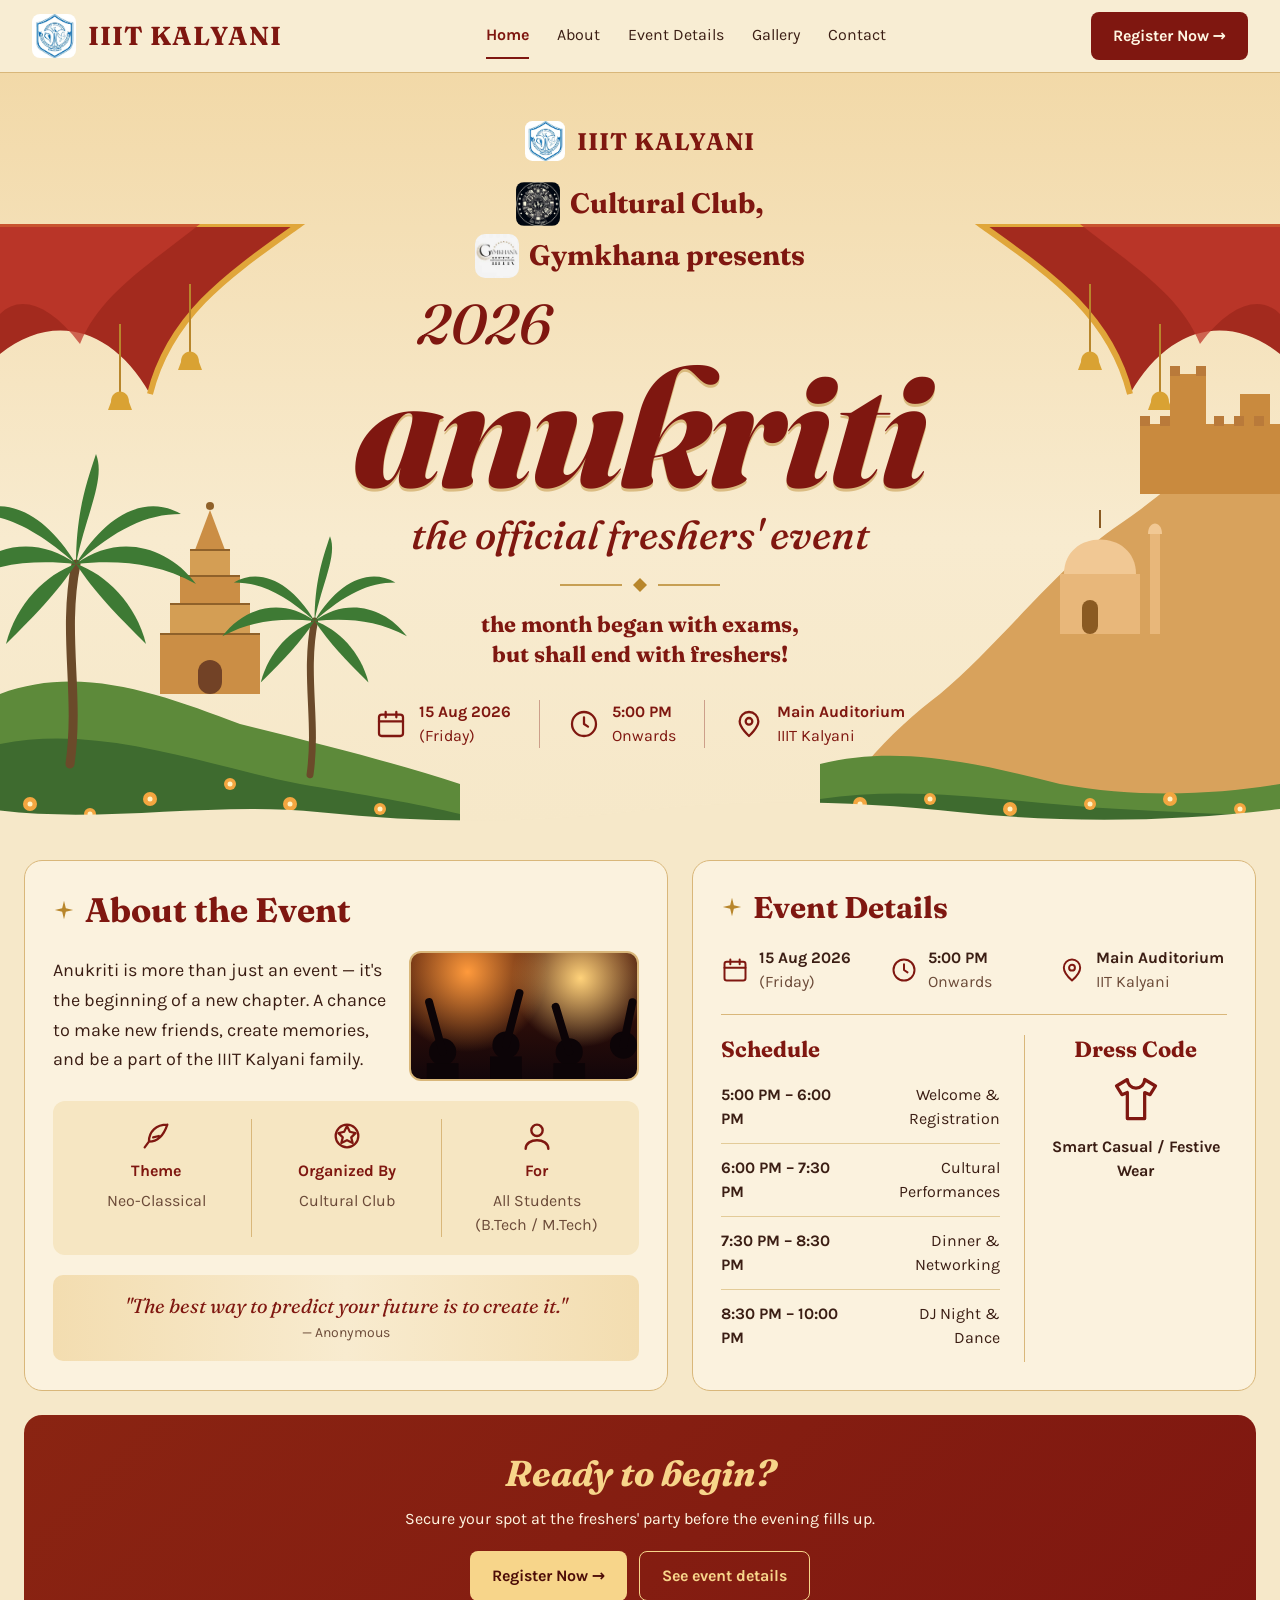
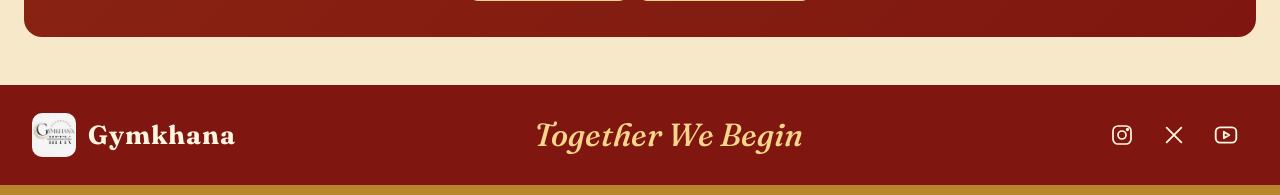
<file: Anukriti/Frontend/frontend/frontend/index.html>
<!doctype html>
<html lang="en">
<head>
<meta charset="utf-8">
<meta name="viewport" content="width=device-width, initial-scale=1">
<title>Anukriti 2026 – Freshers' Event | Gymkhana, IIT Kalyani</title>
<meta name="description" content="Anukriti 2026, the official freshers' event presented by the Cultural Club, Gymkhana, IIT Kalyani.">
<link rel="preconnect" href="https://fonts.googleapis.com">
<link rel="preconnect" href="https://fonts.gstatic.com" crossorigin>
<link rel="stylesheet" href="https://fonts.googleapis.com/css2?family=Fraunces:ital,opsz,wght@0,9..144,500;0,9..144,700;1,9..144,500;1,9..144,700;1,9..144,800&family=Karla:wght@400;500;700&display=swap">
<link rel="stylesheet" href="css/styles.css">
</head>
<body>

<!-- SVG sprite: icons reused across the page -->
<svg width="0" height="0" style="position:absolute" aria-hidden="true">
  <defs>
    <symbol id="i-star" viewBox="0 0 24 24"><path d="M12 2 L14 10 L22 12 L14 14 L12 22 L10 14 L2 12 L10 10Z" fill="currentColor"/></symbol>
<symbol id="i-logo" viewBox="0 0 44 44"><defs><clipPath id="logo-rounded"><rect x="0" y="0" width="44" height="44" rx="10" ry="10"/></clipPath></defs><image href="images/gymkhana-iiit-kalyani-5bc5a764.webp" x="0" y="0" width="44" height="44" preserveAspectRatio="xMidYMid meet" clip-path="url(#logo-rounded)"/></symbol>    <symbol id="i-cal" viewBox="0 0 24 24"><g fill="none" stroke="currentColor" stroke-width="1.7" stroke-linecap="round" stroke-linejoin="round"><rect x="3" y="5" width="18" height="16" rx="2"/><path d="M3 10h18M8 3v4M16 3v4"/></g></symbol>
    <symbol id="i-clock" viewBox="0 0 24 24"><g fill="none" stroke="currentColor" stroke-width="1.7" stroke-linecap="round" stroke-linejoin="round"><circle cx="12" cy="12" r="9"/><path d="M12 7v5l3 2"/></g></symbol>
    <symbol id="i-logo-3" viewBox="0 0 44 44"><defs><clipPath id="logo-rounded-2"><rect x="0" y="0" width="44" height="44" rx="8" ry="8"/></clipPath></defs><image href="images/loogfds.webp" x="0" y="0" width="44" height="44" preserveAspectRatio="xMidYMid meet" clip-path="url(#logo-rounded-2)"/></symbol>
    <symbol id="i-logo-2" viewBox="0 0 44 44"><defs><clipPath id="logo-rounded-2"><rect x="0" y="0" width="44" height="44" rx="8" ry="8"/></clipPath></defs><image href="images/Screenshot%202026-10-15%20164210.png" x="0" y="0" width="44" height="44" preserveAspectRatio="xMidYMid meet" clip-path="url(#logo-rounded-2)"/></symbol>
    <symbol id="i-pin" viewBox="0 0 24 24"><g fill="none" stroke="currentColor" stroke-width="1.7" stroke-linecap="round" stroke-linejoin="round"><path d="M12 21s-7-6.2-7-11a7 7 0 0114 0c0 4.8-7 11-7 11z"/><circle cx="12" cy="10" r="2.5"/></g></symbol>
    <symbol id="i-user" viewBox="0 0 24 24"><g fill="none" stroke="currentColor" stroke-width="1.7" stroke-linecap="round" stroke-linejoin="round"><circle cx="12" cy="8" r="4"/><path d="M4 21c0-4 4-6 8-6s8 2 8 6"/></g></symbol>
    <symbol id="i-id" viewBox="0 0 24 24"><g fill="none" stroke="currentColor" stroke-width="1.7" stroke-linecap="round" stroke-linejoin="round"><rect x="3" y="5" width="18" height="14" rx="2"/><circle cx="9" cy="11" r="2"/><path d="M14 10h4M14 14h4M6 16c.5-2 5.5-2 6 0"/></g></symbol>
    <symbol id="i-mail" viewBox="0 0 24 24"><g fill="none" stroke="currentColor" stroke-width="1.7" stroke-linecap="round" stroke-linejoin="round"><rect x="3" y="5" width="18" height="14" rx="2"/><path d="M3 7l9 6 9-6"/></g></symbol>
    <symbol id="i-phone" viewBox="0 0 24 24"><g fill="none" stroke="currentColor" stroke-width="1.7" stroke-linecap="round" stroke-linejoin="round"><path d="M5 4h4l2 5-2.5 1.5a11 11 0 005 5L15 13l5 2v4a2 2 0 01-2 2A16 16 0 013 6a2 2 0 012-2z"/></g></symbol>
    <symbol id="i-insta" viewBox="0 0 24 24"><g fill="none" stroke="currentColor" stroke-width="1.7" stroke-linecap="round" stroke-linejoin="round"><rect x="3" y="3" width="18" height="18" rx="5"/><circle cx="12" cy="12" r="4"/><circle cx="17.5" cy="6.5" r=".8"/></g></symbol>
    <symbol id="i-x" viewBox="0 0 24 24"><g fill="none" stroke="currentColor" stroke-width="2" stroke-linecap="round"><path d="M4 4l16 16M20 4L4 20"/></g></symbol>
    <symbol id="i-yt" viewBox="0 0 24 24"><g fill="none" stroke="currentColor" stroke-width="1.7" stroke-linecap="round" stroke-linejoin="round"><rect x="2.5" y="5" width="19" height="14" rx="4"/><path d="M10 9l5 3-5 3z"/></g></symbol>
    <symbol id="i-quill" viewBox="0 0 24 24"><g fill="none" stroke="currentColor" stroke-width="1.6" stroke-linecap="round" stroke-linejoin="round"><path d="M20 4c-8 0-13 5-13 12l-3 4M7 16c5 0 10-3 13-12M10 13l4-1"/></g></symbol>
    <symbol id="i-badge" viewBox="0 0 24 24"><g fill="none" stroke="currentColor" stroke-width="1.6" stroke-linecap="round" stroke-linejoin="round"><circle cx="12" cy="12" r="8"/><path d="M12 5l2 4 4 1-3 3 1 4-4-2-4 2 1-4-3-3 4-1z"/></g></symbol>
    <symbol id="i-shirt" viewBox="0 0 24 24"><g fill="none" stroke="currentColor" stroke-width="1.5" stroke-linecap="round" stroke-linejoin="round"><path d="M8 3l-5 3 2.5 4L8 9v12h8V9l2.5 1L21 6l-5-3a4 4 0 01-8 0z"/></g></symbol>
    <!-- crowd silhouette, used in photo tiles -->
    <symbol id="crowd" viewBox="0 0 100 70">
      <g fill="currentColor"><circle cx="14" cy="58" r="6"/><rect x="7" y="63" width="14" height="10"/><circle cx="42" cy="55" r="6"/><rect x="35" y="60" width="14" height="14"/><circle cx="70" cy="58" r="6"/><rect x="63" y="63" width="14" height="10"/><circle cx="94" cy="55" r="6"/></g>
      <g stroke="currentColor" stroke-width="3.5" stroke-linecap="round" fill="none"><path d="M14 58 L8 36"/><path d="M42 55 L48 32"/><path d="M70 58 L64 38"/><path d="M94 55 L98 36"/></g>
    </symbol>
    <!-- palm tree -->
    <symbol id="palm" viewBox="-130 -220 260 230" overflow="visible">
      <path d="M0 0 C10 -70 -8 -130 6 -200" stroke="#6b4a2a" stroke-width="9" fill="none" stroke-linecap="round"/>
      <g transform="translate(6 -200)" fill="#3e7a34">
        <path d="M0 0 C40 -30 90 -20 120 20 C80 -2 40 -4 0 0Z"/><path d="M0 0 C-40 -30 -90 -20 -120 20 C-80 -2 -40 -4 0 0Z"/>
        <path d="M0 0 C30 -50 70 -70 105 -50 C70 -50 40 -35 0 0Z"/><path d="M0 0 C-30 -50 -70 -70 -105 -50 C-70 -50 -40 -35 0 0Z"/>
        <path d="M0 0 C10 -50 30 -85 20 -110 C10 -80 0 -50 0 0Z"/>
        <path d="M0 0 C30 10 60 40 70 80 C40 50 20 30 0 0Z"/><path d="M0 0 C-30 10 -60 40 -70 80 C-40 50 -20 30 0 0Z"/>
      </g>
    </symbol>
  </defs>
</svg>

<a class="skip" href="#main">Skip to content</a>

<header class="nav">
  <a class="brand" href="index.html">
    <svg width="44" height="44" aria-hidden="true">
    <use href="#i-logo-3"/>
</svg>
    <span>IIIT KALYANI</span>
  </a>
  <nav class="nav__links" aria-label="Main">
    <a href="index.html" class="is-active" aria-current="page">Home</a>
    <a href="about.html">About</a>
    <a href="event-details.html">Event Details</a>
    <a href="gallery.html">Gallery</a>
    <a href="contact.html">Contact</a>
  </nav>
  <a class="btn btn--primary" href="register.html">Register Now →</a>
</header>

<main id="main">
<section id="home" class="hero">
  <!-- left scenery -->
  <svg class="scene scene--left" viewBox="0 0 460 600" aria-hidden="true">
    <path d="M0 0 H300 C230 50 170 90 150 170 C110 100 50 90 0 130Z" fill="#a32a1e"/>
    <path d="M0 0 H300 C230 50 170 90 150 170" fill="none" stroke="#e0a63a" stroke-width="6"/>
    <path d="M0 0 H200 C150 40 100 70 80 120 C50 80 20 70 0 90Z" fill="#c0392b" opacity=".75"/>
    <line x1="190" y1="60" x2="190" y2="128" stroke="#b8862b" stroke-width="2"/>
    <path d="M181 138 C181 124 199 124 199 138 L202 146 H178Z" fill="#d9a233"/>
    <line x1="120" y1="100" x2="120" y2="168" stroke="#b8862b" stroke-width="2"/>
    <path d="M111 178 C111 164 129 164 129 178 L132 186 H108Z" fill="#d9a233"/>
    <g opacity=".95">
      <rect x="160" y="410" width="100" height="60" fill="#c98a3e"/><rect x="170" y="380" width="80" height="30" fill="#d39a4e"/>
      <rect x="180" y="352" width="60" height="28" fill="#c98a3e"/><rect x="190" y="326" width="40" height="26" fill="#d39a4e"/>
      <path d="M195 326 L210 286 L225 326Z" fill="#c98a3e"/><circle cx="210" cy="282" r="4" fill="#8a5a22"/>
      <rect x="198" y="436" width="24" height="34" rx="12" fill="#6b3a1e"/>
      <path d="M160 410H260M170 380H250M180 352H240M190 326H230" stroke="#8a5a22" stroke-width="2"/>
    </g>
    <path d="M0 600 V470 C80 440 160 470 240 500 C320 520 400 540 460 560 V600Z" fill="#5d8a3a"/>
    <path d="M0 600 V520 C100 500 200 540 300 560 C360 570 420 580 460 590 V600Z" fill="#3e6b2f"/>
    <use href="#palm" x="-60" y="320" width="260" height="230" style="transform-box:fill-box"/>
    <use href="#palm" x="210" y="380" width="200" height="180"/>
    <g fill="#f4a640"><circle cx="30" cy="580" r="7"/><circle cx="90" cy="590" r="6"/><circle cx="150" cy="575" r="7"/><circle cx="230" cy="560" r="6"/><circle cx="290" cy="580" r="7"/><circle cx="380" cy="585" r="6"/></g>
    <g fill="#fff3c4"><circle cx="30" cy="580" r="2.5"/><circle cx="90" cy="590" r="2.5"/><circle cx="150" cy="575" r="2.5"/><circle cx="230" cy="560" r="2.5"/><circle cx="290" cy="580" r="2.5"/><circle cx="380" cy="585" r="2.5"/></g>
  </svg>

  <!-- right scenery -->
  <svg class="scene scene--right" viewBox="0 0 460 600" aria-hidden="true">
    <path d="M460 0 H160 C230 50 290 90 310 170 C350 100 410 90 460 130Z" fill="#a32a1e"/>
    <path d="M460 0 H160 C230 50 290 90 310 170" fill="none" stroke="#e0a63a" stroke-width="6"/>
    <path d="M460 0 H260 C310 40 360 70 380 120 C410 80 440 70 460 90Z" fill="#c0392b" opacity=".75"/>
    <line x1="270" y1="60" x2="270" y2="128" stroke="#b8862b" stroke-width="2"/>
    <path d="M261 138 C261 124 279 124 279 138 L282 146 H258Z" fill="#d9a233"/>
    <line x1="340" y1="100" x2="340" y2="168" stroke="#b8862b" stroke-width="2"/>
    <path d="M331 178 C331 164 349 164 349 178 L352 186 H328Z" fill="#d9a233"/>
    <path d="M460 200 C400 210 360 260 300 300 C240 340 180 420 120 470 C80 500 40 540 0 600 H460Z" fill="#d8a25c"/>
    <g fill="#c98a3e"><rect x="320" y="200" width="140" height="70"/><rect x="350" y="150" width="36" height="60"/><rect x="420" y="170" width="30" height="40"/></g>
    <g fill="#b97a3a"><rect x="320" y="192" width="10" height="10"/><rect x="340" y="192" width="10" height="10"/><rect x="394" y="192" width="10" height="10"/><rect x="414" y="192" width="10" height="10"/><rect x="434" y="192" width="10" height="10"/><rect x="350" y="142" width="10" height="10"/><rect x="376" y="142" width="10" height="10"/></g>
    <rect x="240" y="350" width="80" height="60" fill="#e8b77a"/>
    <path d="M244 350 C244 304 316 304 316 350Z" fill="#f1c894"/>
    <line x1="280" y1="304" x2="280" y2="286" stroke="#8a5a22" stroke-width="2"/>
    <rect x="330" y="310" width="10" height="100" fill="#e8b77a"/>
    <path d="M328 310 C328 296 342 296 342 310Z" fill="#f1c894"/>
    <rect x="262" y="376" width="16" height="34" rx="8" fill="#8a5a22"/>
    <path d="M0 600 V540 C80 520 160 540 240 560 C320 575 400 570 460 560 V600Z" fill="#5d8a3a"/>
    <path d="M0 600 V575 C100 560 200 580 300 585 C360 588 420 592 460 590 V600Z" fill="#3e6b2f"/>
    <g fill="#f4a640"><circle cx="40" cy="580" r="7"/><circle cx="110" cy="575" r="6"/><circle cx="190" cy="585" r="7"/><circle cx="270" cy="580" r="6"/><circle cx="350" cy="575" r="7"/><circle cx="420" cy="585" r="6"/></g>
    <g fill="#fff3c4"><circle cx="40" cy="580" r="2.5"/><circle cx="110" cy="575" r="2.5"/><circle cx="190" cy="585" r="2.5"/><circle cx="270" cy="580" r="2.5"/><circle cx="350" cy="575" r="2.5"/><circle cx="420" cy="585" r="2.5"/></g>
  </svg>

  <div class="hero__inner">
    <div class="brand brand--center">
      <svg width="40" height="40" aria-hidden="true"><use href="#i-logo-3"/></svg>
      <span>IIIT KALYANI</span>
    </div>
  <div class="hero__presents">
  <div class="hero__club">
    <svg aria-hidden="true"><use href="#i-logo-2"/></svg>
    <span>Cultural Club,</span>
  </div>

  <div class="hero__gymkhana-row">
    <svg aria-hidden="true"><use href="#i-logo"/></svg>
    <span class="hero__gymkhana">Gymkhana presents</span>
  </div>
</div>
    <div class="hero__year">2026</div>
    <h1 class="hero__title">anukriti</h1>
    <p class="hero__sub">the official freshers' event</p>
    <svg class="divider" width="160" height="16" viewBox="0 0 160 16" aria-hidden="true"><path d="M0 8H62M98 8H160" stroke="#B8862B" stroke-width="1.5"/><path d="M80 1l7 7-7 7-7-7z" fill="#B8862B"/></svg>
    <p class="hero__tag">the month began with exams,<br>but shall end with freshers!</p>

    <ul class="facts">
      <li><svg width="32" height="32" aria-hidden="true"><use href="#i-cal"/></svg><div><b>15 Aug 2026</b><span>(Friday)</span></div></li>
      <li><svg width="32" height="32" aria-hidden="true"><use href="#i-clock"/></svg><div><b>5:00 PM</b><span>Onwards</span></div></li>
      <li><svg width="32" height="32" aria-hidden="true"><use href="#i-pin"/></svg><div><b>Main Auditorium</b><span>IIIT Kalyani</span></div></li>
    </ul>
  </div>
  <svg class="hero__edge" viewBox="0 0 1440 30" preserveAspectRatio="none" aria-hidden="true"><path d="M0 12 C120 28 240 0 360 14 S600 28 720 12 S960 0 1080 14 S1320 26 1440 10 V30 H0Z" fill="#F6E8C9"/></svg>
</section>

<section class="row row--top">
  <article id="about" class="card">
    <h2 class="card__title"><svg width="22" height="22" aria-hidden="true"><use href="#i-star"/></svg>About the Event</h2>
    <div class="about__top">
      <p class="about__text">Anukriti is more than just an event — it's the beginning of a new chapter. A chance to make new friends, create memories, and be a part of the IIIT Kalyani family.</p>
      <!-- Replace this placeholder with a real photo: <img src="img/about.jpg" alt="..."> -->
      <div class="about__photo" role="img" aria-label="Crowd cheering at a past freshers' party (placeholder)">
        <svg viewBox="0 0 100 70" preserveAspectRatio="xMidYMax slice" aria-hidden="true"><use href="#crowd" style="color:#0c0407"/></svg>
      </div>
    </div>

    <ul class="pillars">
      <li><svg width="34" height="34" aria-hidden="true"><use href="#i-quill"/></svg><b>Theme</b><span>Neo-Classical</span></li>
      <li><svg width="34" height="34" aria-hidden="true"><use href="#i-badge"/></svg><b>Organized By</b><span>Cultural Club</span></li>
      <li><svg width="34" height="34" aria-hidden="true"><use href="#i-user"/></svg><b>For</b><span>All Students <br>(B.Tech / M.Tech)</span></li>
    </ul>

    <blockquote class="quote">
      <p>"The best way to predict your future is to create it."</p>
      <footer>— Anonymous</footer>
    </blockquote>
  </article>

  <article id="details" class="card">
    <h2 class="card__title card__title--md"><svg width="22" height="22" aria-hidden="true"><use href="#i-star"/></svg>Event Details</h2>
    <ul class="facts facts--card">
      <li><svg width="28" height="28" aria-hidden="true"><use href="#i-cal"/></svg><div><b>15 Aug 2026</b><span>(Friday)</span></div></li>
      <li><svg width="28" height="28" aria-hidden="true"><use href="#i-clock"/></svg><div><b>5:00 PM</b><span>Onwards</span></div></li>
      <li><svg width="28" height="28" aria-hidden="true"><use href="#i-pin"/></svg><div><b>Main Auditorium</b><span>IIT Kalyani</span></div></li>
    </ul>

    <div class="details__cols">
      <div class="schedule">
        <h3>Schedule</h3>
        <dl>
          <div><dt>5:00 PM – 6:00 PM</dt><dd>Welcome &amp; Registration</dd></div>
          <div><dt>6:00 PM – 7:30 PM</dt><dd>Cultural Performances</dd></div>
          <div><dt>7:30 PM – 8:30 PM</dt><dd>Dinner &amp; Networking</dd></div>
          <div><dt>8:30 PM – 10:00 PM</dt><dd>DJ Night &amp; Dance</dd></div>
        </dl>
      </div>
      <div class="dress">
        <h3>Dress Code</h3>
        <svg width="52" height="52" aria-hidden="true"><use href="#i-shirt"/></svg>
        <b>Smart Casual / Festive Wear</b>
        <small></small>
      </div>
    </div>
  </article>
</section>

<section class="row row--bottom">
  <div class="cta">
    <h2>Ready to begin?</h2>
    <p>Secure your spot at the freshers' party before the evening fills up.</p>
    <div class="cta__btns">
      <a class="btn btn--primary" href="register.html">Register Now →</a>
      <a class="btn btn--ghost" href="event-details.html">See event details</a>
    </div>
  </div>
</section>
</main>

<footer class="footer">
  <div class="brand brand--light">
    <svg width="44" height="44" aria-hidden="true"><use href="#i-logo"/></svg>
    <span>Gymkhana</span>
  </div>
  <div class="footer__tag">Together We Begin</div>
  <div class="social">
    <a href="https://www.instagram.com/iitkalyani_freshers" aria-label="Instagram"><svg width="24" height="24" aria-hidden="true"><use href="#i-insta"/></svg></a>
    <a href="#home" aria-label="X"><svg width="22" height="22" aria-hidden="true"><use href="#i-x"/></svg></a>
    <a href="#home" aria-label="YouTube"><svg width="26" height="26" aria-hidden="true"><use href="#i-yt"/></svg></a>
  </div>
</footer>

<script src="js/main.js"></script>
</body>
</html>
</file>
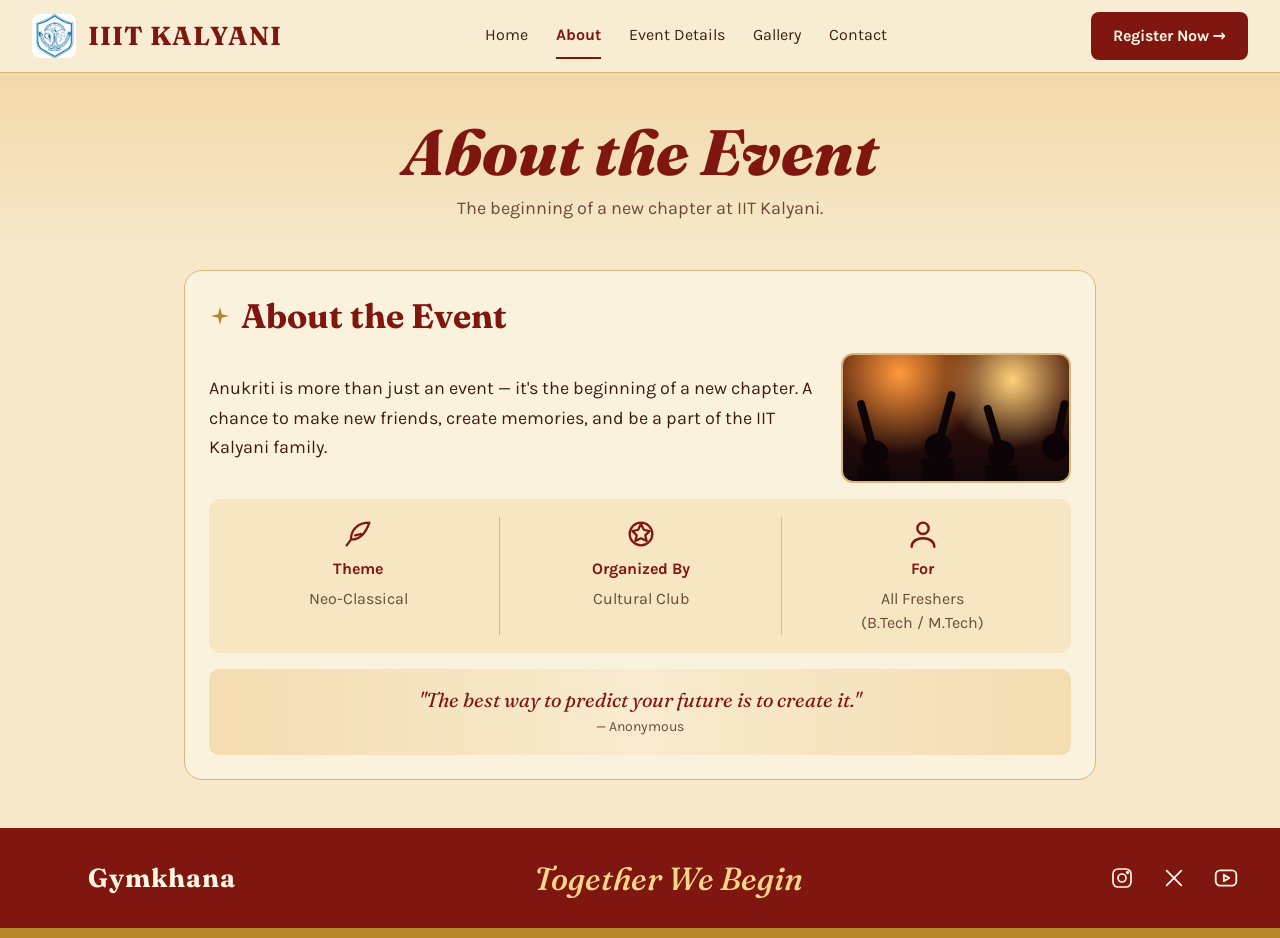
<file: Anukriti/Frontend/frontend/frontend/about.html>
<!doctype html>
<html lang="en">
<head>
<meta charset="utf-8">
<meta name="viewport" content="width=device-width, initial-scale=1">
<title>About | Anukriti 2026</title>
<meta name="description" content="About Anukriti, the official freshers' event of IIT Kalyani.">
<link rel="preconnect" href="https://fonts.googleapis.com">
<link rel="preconnect" href="https://fonts.gstatic.com" crossorigin>
<link rel="stylesheet" href="https://fonts.googleapis.com/css2?family=Fraunces:ital,opsz,wght@0,9..144,500;0,9..144,700;1,9..144,500;1,9..144,700;1,9..144,800&family=Karla:wght@400;500;700&display=swap">
<link rel="stylesheet" href="css/styles.css">
</head>
<body>

<!-- SVG sprite: icons reused across the page -->
<svg width="0" height="0" style="position:absolute" aria-hidden="true">
  <defs>
    <symbol id="i-star" viewBox="0 0 24 24"><path d="M12 2 L14 10 L22 12 L14 14 L12 22 L10 14 L2 12 L10 10Z" fill="currentColor"/></symbol>
    <symbol id="i-logo-3" viewBox="0 0 44 44"><defs><clipPath id="logo-rounded-2"><rect x="0" y="0" width="44" height="44" rx="8" ry="8"/></clipPath></defs><image href="images/loogfds.webp" x="0" y="0" width="44" height="44" preserveAspectRatio="xMidYMid meet" clip-path="url(#logo-rounded-2)"/></symbol>    <symbol id="i-cal" viewBox="0 0 24 24"><g fill="none" stroke="currentColor" stroke-width="1.7" stroke-linecap="round" stroke-linejoin="round"><rect x="3" y="5" width="18" height="16" rx="2"/><path d="M3 10h18M8 3v4M16 3v4"/></g></symbol>
    <symbol id="i-clock" viewBox="0 0 24 24"><g fill="none" stroke="currentColor" stroke-width="1.7" stroke-linecap="round" stroke-linejoin="round"><circle cx="12" cy="12" r="9"/><path d="M12 7v5l3 2"/></g></symbol>
    <symbol id="i-pin" viewBox="0 0 24 24"><g fill="none" stroke="currentColor" stroke-width="1.7" stroke-linecap="round" stroke-linejoin="round"><path d="M12 21s-7-6.2-7-11a7 7 0 0114 0c0 4.8-7 11-7 11z"/><circle cx="12" cy="10" r="2.5"/></g></symbol>
    <symbol id="i-user" viewBox="0 0 24 24"><g fill="none" stroke="currentColor" stroke-width="1.7" stroke-linecap="round" stroke-linejoin="round"><circle cx="12" cy="8" r="4"/><path d="M4 21c0-4 4-6 8-6s8 2 8 6"/></g></symbol>
    <symbol id="i-id" viewBox="0 0 24 24"><g fill="none" stroke="currentColor" stroke-width="1.7" stroke-linecap="round" stroke-linejoin="round"><rect x="3" y="5" width="18" height="14" rx="2"/><circle cx="9" cy="11" r="2"/><path d="M14 10h4M14 14h4M6 16c.5-2 5.5-2 6 0"/></g></symbol>
    <symbol id="i-mail" viewBox="0 0 24 24"><g fill="none" stroke="currentColor" stroke-width="1.7" stroke-linecap="round" stroke-linejoin="round"><rect x="3" y="5" width="18" height="14" rx="2"/><path d="M3 7l9 6 9-6"/></g></symbol>
    <symbol id="i-phone" viewBox="0 0 24 24"><g fill="none" stroke="currentColor" stroke-width="1.7" stroke-linecap="round" stroke-linejoin="round"><path d="M5 4h4l2 5-2.5 1.5a11 11 0 005 5L15 13l5 2v4a2 2 0 01-2 2A16 16 0 013 6a2 2 0 012-2z"/></g></symbol>
    <symbol id="i-insta" viewBox="0 0 24 24"><g fill="none" stroke="currentColor" stroke-width="1.7" stroke-linecap="round" stroke-linejoin="round"><rect x="3" y="3" width="18" height="18" rx="5"/><circle cx="12" cy="12" r="4"/><circle cx="17.5" cy="6.5" r=".8"/></g></symbol>
    <symbol id="i-x" viewBox="0 0 24 24"><g fill="none" stroke="currentColor" stroke-width="2" stroke-linecap="round"><path d="M4 4l16 16M20 4L4 20"/></g></symbol>
    <symbol id="i-yt" viewBox="0 0 24 24"><g fill="none" stroke="currentColor" stroke-width="1.7" stroke-linecap="round" stroke-linejoin="round"><rect x="2.5" y="5" width="19" height="14" rx="4"/><path d="M10 9l5 3-5 3z"/></g></symbol>
    <symbol id="i-quill" viewBox="0 0 24 24"><g fill="none" stroke="currentColor" stroke-width="1.6" stroke-linecap="round" stroke-linejoin="round"><path d="M20 4c-8 0-13 5-13 12l-3 4M7 16c5 0 10-3 13-12M10 13l4-1"/></g></symbol>
    <symbol id="i-badge" viewBox="0 0 24 24"><g fill="none" stroke="currentColor" stroke-width="1.6" stroke-linecap="round" stroke-linejoin="round"><circle cx="12" cy="12" r="8"/><path d="M12 5l2 4 4 1-3 3 1 4-4-2-4 2 1-4-3-3 4-1z"/></g></symbol>
    <symbol id="i-shirt" viewBox="0 0 24 24"><g fill="none" stroke="currentColor" stroke-width="1.5" stroke-linecap="round" stroke-linejoin="round"><path d="M8 3l-5 3 2.5 4L8 9v12h8V9l2.5 1L21 6l-5-3a4 4 0 01-8 0z"/></g></symbol>
    <!-- crowd silhouette, used in photo tiles -->
    <symbol id="crowd" viewBox="0 0 100 70">
      <g fill="currentColor"><circle cx="14" cy="58" r="6"/><rect x="7" y="63" width="14" height="10"/><circle cx="42" cy="55" r="6"/><rect x="35" y="60" width="14" height="14"/><circle cx="70" cy="58" r="6"/><rect x="63" y="63" width="14" height="10"/><circle cx="94" cy="55" r="6"/></g>
      <g stroke="currentColor" stroke-width="3.5" stroke-linecap="round" fill="none"><path d="M14 58 L8 36"/><path d="M42 55 L48 32"/><path d="M70 58 L64 38"/><path d="M94 55 L98 36"/></g>
    </symbol>
    <!-- palm tree -->
    <symbol id="palm" viewBox="-130 -220 260 230" overflow="visible">
      <path d="M0 0 C10 -70 -8 -130 6 -200" stroke="#6b4a2a" stroke-width="9" fill="none" stroke-linecap="round"/>
      <g transform="translate(6 -200)" fill="#3e7a34">
        <path d="M0 0 C40 -30 90 -20 120 20 C80 -2 40 -4 0 0Z"/><path d="M0 0 C-40 -30 -90 -20 -120 20 C-80 -2 -40 -4 0 0Z"/>
        <path d="M0 0 C30 -50 70 -70 105 -50 C70 -50 40 -35 0 0Z"/><path d="M0 0 C-30 -50 -70 -70 -105 -50 C-70 -50 -40 -35 0 0Z"/>
        <path d="M0 0 C10 -50 30 -85 20 -110 C10 -80 0 -50 0 0Z"/>
        <path d="M0 0 C30 10 60 40 70 80 C40 50 20 30 0 0Z"/><path d="M0 0 C-30 10 -60 40 -70 80 C-40 50 -20 30 0 0Z"/>
      </g>
    </symbol>
  </defs>
</svg>

<a class="skip" href="#main">Skip to content</a>

<header class="nav">
  <a class="brand" href="index.html">
    <svg width="44" height="44" aria-hidden="true"><use href="#i-logo-3"/></svg>
    <span>IIIT KALYANI</span>
  </a>
  <nav class="nav__links" aria-label="Main">
    <a href="index.html">Home</a>
    <a href="about.html" class="is-active" aria-current="page">About</a>
    <a href="event-details.html">Event Details</a>
    <a href="gallery.html">Gallery</a>
    <a href="contact.html">Contact</a>
  </nav>
  <a class="btn btn--primary" href="register.html">Register Now →</a>
</header>

<main id="main">
<section class="page-head">
  <h1>About the Event</h1>
  <p>The beginning of a new chapter at IIT Kalyani.</p>
</section>
<section class="row row--single row--narrow">
  <article id="about" class="card">
    <h2 class="card__title"><svg width="22" height="22" aria-hidden="true"><use href="#i-star"/></svg>About the Event</h2>
    <div class="about__top">
      <p class="about__text">Anukriti is more than just an event — it's the beginning of a new chapter. A chance to make new friends, create memories, and be a part of the IIT Kalyani family.</p>
      <!-- Replace this placeholder with a real photo: <img src="img/about.jpg" alt="..."> -->
      <div class="about__photo" role="img" aria-label="Crowd cheering at a past freshers' party (placeholder)">
        <svg viewBox="0 0 100 70" preserveAspectRatio="xMidYMax slice" aria-hidden="true"><use href="#crowd" style="color:#0c0407"/></svg>
      </div>
    </div>

    <ul class="pillars">
      <li><svg width="34" height="34" aria-hidden="true"><use href="#i-quill"/></svg><b>Theme</b><span>Neo-Classical</span></li>
      <li><svg width="34" height="34" aria-hidden="true"><use href="#i-badge"/></svg><b>Organized By</b><span>Cultural Club</span></li>
      <li><svg width="34" height="34" aria-hidden="true"><use href="#i-user"/></svg><b>For</b><span>All Freshers<br>(B.Tech / M.Tech)</span></li>
    </ul>

    <blockquote class="quote">
      <p>"The best way to predict your future is to create it."</p>
      <footer>— Anonymous</footer>
    </blockquote>
  </article>
</section>
</main>

<footer class="footer">
  <div class="brand brand--light">
    <svg width="44" height="44" aria-hidden="true"><use href="#i-logo"/></svg>
    <span>Gymkhana</span>
  </div>
  <div class="footer__tag">Together We Begin</div>
  <div class="social">
    <a href="https://www.instagram.com/iitkalyani_freshers" aria-label="Instagram"><svg width="24" height="24" aria-hidden="true"><use href="#i-insta"/></svg></a>
    <a href="#home" aria-label="X"><svg width="22" height="22" aria-hidden="true"><use href="#i-x"/></svg></a>
    <a href="#home" aria-label="YouTube"><svg width="26" height="26" aria-hidden="true"><use href="#i-yt"/></svg></a>
  </div>
</footer>

<script src="js/main.js"></script>
</body>
</html>
</file>
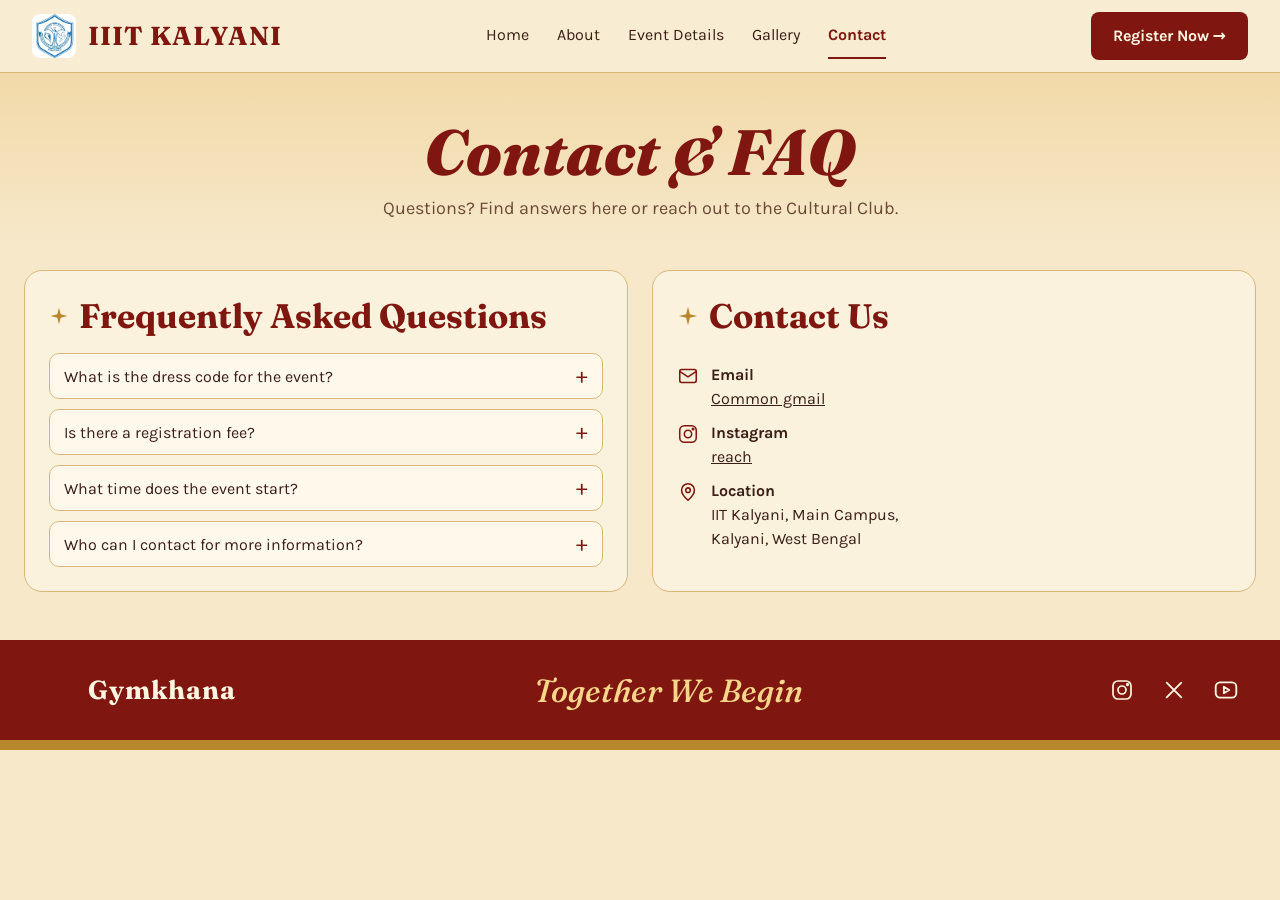
<file: Anukriti/Frontend/frontend/frontend/contact.html>
<!doctype html>
<html lang="en">
<head>
<meta charset="utf-8">
<meta name="viewport" content="width=device-width, initial-scale=1">
<title>Contact & FAQ | Anukriti 2026</title>
<meta name="description" content="Frequently asked questions and contact details for Anukriti 2026.">
<link rel="preconnect" href="https://fonts.googleapis.com">
<link rel="preconnect" href="https://fonts.gstatic.com" crossorigin>
<link rel="stylesheet" href="https://fonts.googleapis.com/css2?family=Fraunces:ital,opsz,wght@0,9..144,500;0,9..144,700;1,9..144,500;1,9..144,700;1,9..144,800&family=Karla:wght@400;500;700&display=swap">
<link rel="stylesheet" href="css/styles.css">
</head>
<body>

<!-- SVG sprite: icons reused across the page -->
<svg width="0" height="0" style="position:absolute" aria-hidden="true">
  <defs>
    <symbol id="i-star" viewBox="0 0 24 24"><path d="M12 2 L14 10 L22 12 L14 14 L12 22 L10 14 L2 12 L10 10Z" fill="currentColor"/></symbol>
    <symbol id="i-logo-3" viewBox="0 0 44 44"><defs><clipPath id="logo-rounded-2"><rect x="0" y="0" width="44" height="44" rx="8" ry="8"/></clipPath></defs><image href="images/loogfds.webp" x="0" y="0" width="44" height="44" preserveAspectRatio="xMidYMid meet" clip-path="url(#logo-rounded-2)"/></symbol>
    <symbol id="i-cal" viewBox="0 0 24 24"><g fill="none" stroke="currentColor" stroke-width="1.7" stroke-linecap="round" stroke-linejoin="round"><rect x="3" y="5" width="18" height="16" rx="2"/><path d="M3 10h18M8 3v4M16 3v4"/></g></symbol>
    <symbol id="i-clock" viewBox="0 0 24 24"><g fill="none" stroke="currentColor" stroke-width="1.7" stroke-linecap="round" stroke-linejoin="round"><circle cx="12" cy="12" r="9"/><path d="M12 7v5l3 2"/></g></symbol>
    <symbol id="i-pin" viewBox="0 0 24 24"><g fill="none" stroke="currentColor" stroke-width="1.7" stroke-linecap="round" stroke-linejoin="round"><path d="M12 21s-7-6.2-7-11a7 7 0 0114 0c0 4.8-7 11-7 11z"/><circle cx="12" cy="10" r="2.5"/></g></symbol>
    <symbol id="i-user" viewBox="0 0 24 24"><g fill="none" stroke="currentColor" stroke-width="1.7" stroke-linecap="round" stroke-linejoin="round"><circle cx="12" cy="8" r="4"/><path d="M4 21c0-4 4-6 8-6s8 2 8 6"/></g></symbol>
    <symbol id="i-id" viewBox="0 0 24 24"><g fill="none" stroke="currentColor" stroke-width="1.7" stroke-linecap="round" stroke-linejoin="round"><rect x="3" y="5" width="18" height="14" rx="2"/><circle cx="9" cy="11" r="2"/><path d="M14 10h4M14 14h4M6 16c.5-2 5.5-2 6 0"/></g></symbol>
    <symbol id="i-mail" viewBox="0 0 24 24"><g fill="none" stroke="currentColor" stroke-width="1.7" stroke-linecap="round" stroke-linejoin="round"><rect x="3" y="5" width="18" height="14" rx="2"/><path d="M3 7l9 6 9-6"/></g></symbol>
    <symbol id="i-phone" viewBox="0 0 24 24"><g fill="none" stroke="currentColor" stroke-width="1.7" stroke-linecap="round" stroke-linejoin="round"><path d="M5 4h4l2 5-2.5 1.5a11 11 0 005 5L15 13l5 2v4a2 2 0 01-2 2A16 16 0 013 6a2 2 0 012-2z"/></g></symbol>
    <symbol id="i-insta" viewBox="0 0 24 24"><g fill="none" stroke="currentColor" stroke-width="1.7" stroke-linecap="round" stroke-linejoin="round"><rect x="3" y="3" width="18" height="18" rx="5"/><circle cx="12" cy="12" r="4"/><circle cx="17.5" cy="6.5" r=".8"/></g></symbol>
    <symbol id="i-x" viewBox="0 0 24 24"><g fill="none" stroke="currentColor" stroke-width="2" stroke-linecap="round"><path d="M4 4l16 16M20 4L4 20"/></g></symbol>
    <symbol id="i-yt" viewBox="0 0 24 24"><g fill="none" stroke="currentColor" stroke-width="1.7" stroke-linecap="round" stroke-linejoin="round"><rect x="2.5" y="5" width="19" height="14" rx="4"/><path d="M10 9l5 3-5 3z"/></g></symbol>
    <symbol id="i-quill" viewBox="0 0 24 24"><g fill="none" stroke="currentColor" stroke-width="1.6" stroke-linecap="round" stroke-linejoin="round"><path d="M20 4c-8 0-13 5-13 12l-3 4M7 16c5 0 10-3 13-12M10 13l4-1"/></g></symbol>
    <symbol id="i-badge" viewBox="0 0 24 24"><g fill="none" stroke="currentColor" stroke-width="1.6" stroke-linecap="round" stroke-linejoin="round"><circle cx="12" cy="12" r="8"/><path d="M12 5l2 4 4 1-3 3 1 4-4-2-4 2 1-4-3-3 4-1z"/></g></symbol>
    <symbol id="i-shirt" viewBox="0 0 24 24"><g fill="none" stroke="currentColor" stroke-width="1.5" stroke-linecap="round" stroke-linejoin="round"><path d="M8 3l-5 3 2.5 4L8 9v12h8V9l2.5 1L21 6l-5-3a4 4 0 01-8 0z"/></g></symbol>
    <!-- crowd silhouette, used in photo tiles -->
    <symbol id="crowd" viewBox="0 0 100 70">
      <g fill="currentColor"><circle cx="14" cy="58" r="6"/><rect x="7" y="63" width="14" height="10"/><circle cx="42" cy="55" r="6"/><rect x="35" y="60" width="14" height="14"/><circle cx="70" cy="58" r="6"/><rect x="63" y="63" width="14" height="10"/><circle cx="94" cy="55" r="6"/></g>
      <g stroke="currentColor" stroke-width="3.5" stroke-linecap="round" fill="none"><path d="M14 58 L8 36"/><path d="M42 55 L48 32"/><path d="M70 58 L64 38"/><path d="M94 55 L98 36"/></g>
    </symbol>
    <!-- palm tree -->
    <symbol id="palm" viewBox="-130 -220 260 230" overflow="visible">
      <path d="M0 0 C10 -70 -8 -130 6 -200" stroke="#6b4a2a" stroke-width="9" fill="none" stroke-linecap="round"/>
      <g transform="translate(6 -200)" fill="#3e7a34">
        <path d="M0 0 C40 -30 90 -20 120 20 C80 -2 40 -4 0 0Z"/><path d="M0 0 C-40 -30 -90 -20 -120 20 C-80 -2 -40 -4 0 0Z"/>
        <path d="M0 0 C30 -50 70 -70 105 -50 C70 -50 40 -35 0 0Z"/><path d="M0 0 C-30 -50 -70 -70 -105 -50 C-70 -50 -40 -35 0 0Z"/>
        <path d="M0 0 C10 -50 30 -85 20 -110 C10 -80 0 -50 0 0Z"/>
        <path d="M0 0 C30 10 60 40 70 80 C40 50 20 30 0 0Z"/><path d="M0 0 C-30 10 -60 40 -70 80 C-40 50 -20 30 0 0Z"/>
      </g>
    </symbol>
  </defs>
</svg>

<a class="skip" href="#main">Skip to content</a>

<header class="nav">
  <a class="brand" href="index.html">
    <svg width="44" height="44" aria-hidden="true"><use href="#i-logo-3"/></svg>
    <span>IIIT KALYANI</span>
  </a>
  <nav class="nav__links" aria-label="Main">
    <a href="index.html">Home</a>
    <a href="about.html">About</a>
    <a href="event-details.html">Event Details</a>
    <a href="gallery.html">Gallery</a>
    <a href="contact.html" class="is-active" aria-current="page">Contact</a>
  </nav>
  <a class="btn btn--primary" href="register.html">Register Now →</a>
</header>

<main id="main">
<section class="page-head">
  <h1>Contact &amp; FAQ</h1>
  <p>Questions? Find answers here or reach out to the Cultural Club.</p>
</section>
<section class="row row--single">
  <article id="faq" class="card">
    <h2 class="card__title card__title--xs"><svg width="20" height="20" aria-hidden="true"><use href="#i-star"/></svg>Frequently Asked Questions</h2>
    <div class="faq" id="faq-list">
      <div class="faq__item">
        <button type="button" class="faq__q" aria-expanded="false" aria-controls="a1"><span>What is the dress code for the event?</span><i aria-hidden="true">+</i></button>
        <div class="faq__a" id="a1" hidden>Smart casual or festive wear.Its Your Chance to Shine.</div>
      </div>
      <div class="faq__item">
        <button type="button" class="faq__q" aria-expanded="false" aria-controls="a2"><span>Is there a registration fee?</span><i aria-hidden="true">+</i></button>
        <div class="faq__a" id="a2" hidden>No. It's for you to enjoy </div>
      </div>
      
      <div class="faq__item">
        <button type="button" class="faq__q" aria-expanded="false" aria-controls="a4"><span>What time does the event start?</span><i aria-hidden="true">+</i></button>
        <div class="faq__a" id="a4" hidden>Doors open at 2:00 PM with welcome and registration; the programme runs through the evening.</div>
      </div>
      <div class="faq__item">
        <button type="button" class="faq__q" aria-expanded="false" aria-controls="a5"><span>Who can I contact for more information?</span><i aria-hidden="true">+</i></button>
        <div class="faq__a" id="a5" hidden>Write to Any official  or message @iitkalyani_freshers on Instagram.</div>
      </div>
    </div>
  </article>

  <article id="contact" class="card">
    <h2 class="card__title card__title--md"><svg width="22" height="22" aria-hidden="true"><use href="#i-star"/></svg>Contact Us</h2>
    <div class="contact">
      <div class="contact__row"><svg width="22" height="22" aria-hidden="true"><use href="#i-mail"/></svg><div><b>Email</b><a href="mailto:danishkthakur@gmail.com">Common gmail</a></div></div>
      <div class="contact__row"><svg width="22" height="22" aria-hidden="true"><use href="#i-insta"/></svg><div><b>Instagram</b><a href="https://www.instagram.com/iiitkalyani_gymkhana?obrf=ZDNlZDc0MzIxNw==">reach</a></div></div>
      <div class="contact__row"><svg width="22" height="22" aria-hidden="true"><use href="#i-pin"/></svg><div><b>Location</b><span>IIT Kalyani, Main Campus,<br>Kalyani, West Bengal</span></div></div>
    </div>
  </article>
</section>
</main>

<footer class="footer">
  <div class="brand brand--light">
    <svg width="44" height="44" aria-hidden="true"><use href="#i-logo"/></svg>
    <span>Gymkhana</span>
  </div>
  <div class="footer__tag">Together We Begin</div>
  <div class="social">
    <a href="https://www.instagram.com/iitkalyani_freshers" aria-label="Instagram"><svg width="24" height="24" aria-hidden="true"><use href="#i-insta"/></svg></a>
    <a href="#home" aria-label="X"><svg width="22" height="22" aria-hidden="true"><use href="#i-x"/></svg></a>
    <a href="#home" aria-label="YouTube"><svg width="26" height="26" aria-hidden="true"><use href="#i-yt"/></svg></a>
  </div>
</footer>

<script src="js/main.js"></script>
</body>
</html>
</file>
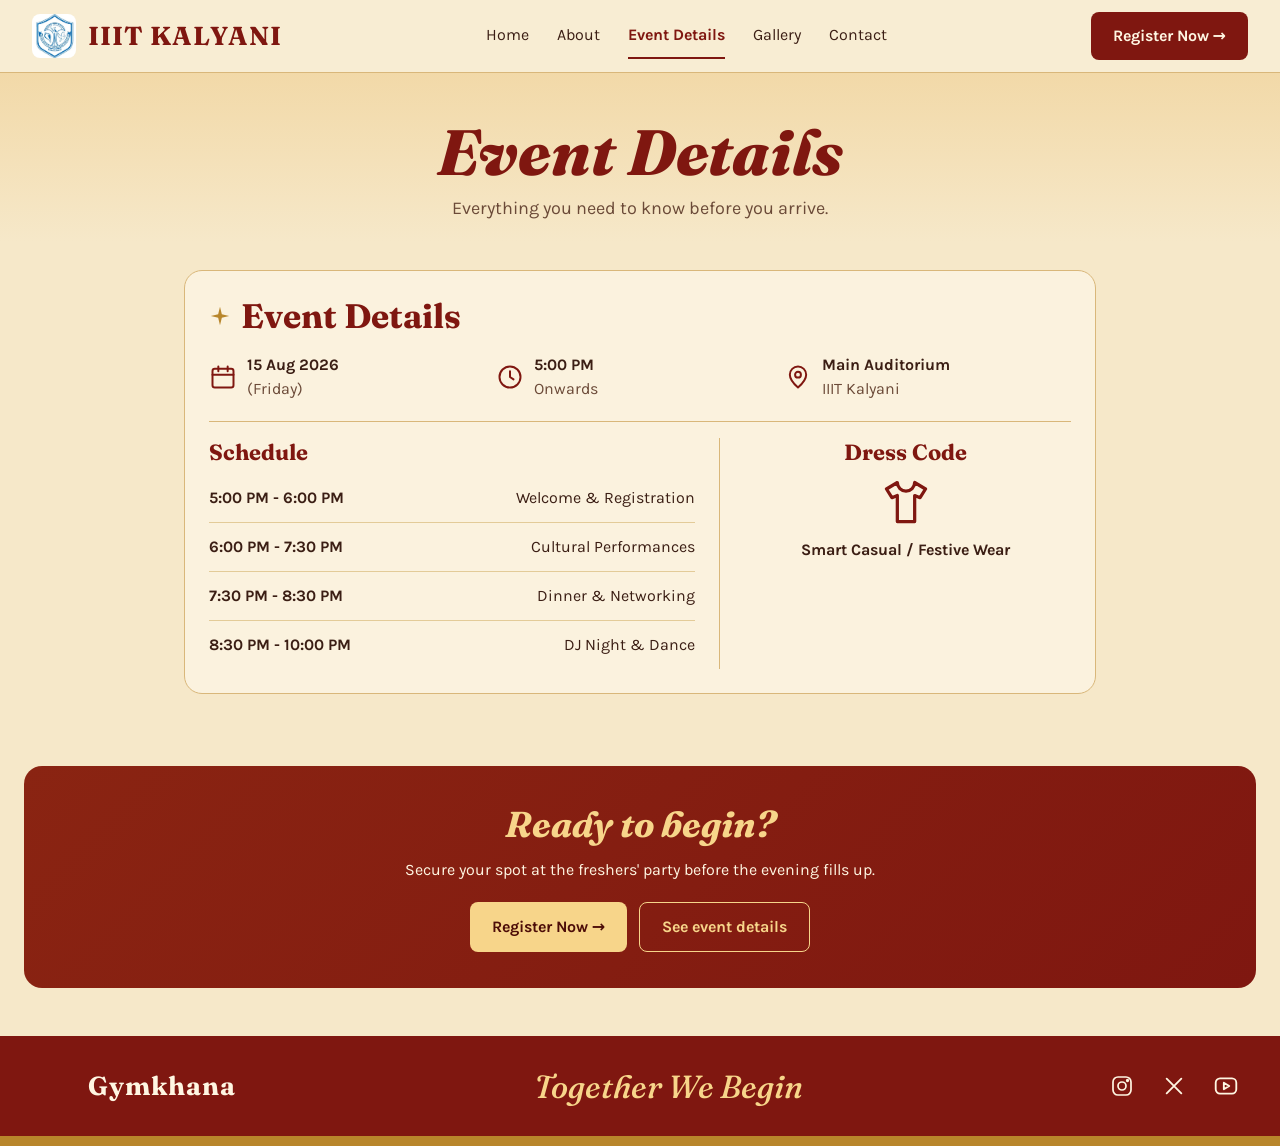
<file: Anukriti/Frontend/frontend/frontend/event-details.html>
<!doctype html>
<html lang="en">
<head>
<meta charset="utf-8">
<meta name="viewport" content="width=device-width, initial-scale=1">
<title>Event Details | Anukriti 2026</title>
<meta name="description" content="Date, venue, schedule and dress code for Anukriti 2026.">
<link rel="preconnect" href="https://fonts.googleapis.com">
<link rel="preconnect" href="https://fonts.gstatic.com" crossorigin>
<link rel="stylesheet" href="https://fonts.googleapis.com/css2?family=Fraunces:ital,opsz,wght@0,9..144,500;0,9..144,700;1,9..144,500;1,9..144,700;1,9..144,800&family=Karla:wght@400;500;700&display=swap">
<link rel="stylesheet" href="css/styles.css">
</head>
<body>

<!-- SVG sprite: icons reused across the page -->
<svg width="0" height="0" style="position:absolute" aria-hidden="true">
  <defs>
    <symbol id="i-star" viewBox="0 0 24 24"><path d="M12 2 L14 10 L22 12 L14 14 L12 22 L10 14 L2 12 L10 10Z" fill="currentColor"/></symbol>
    <symbol id="i-logo-3" viewBox="0 0 44 44"><defs><clipPath id="logo-rounded-2"><rect x="0" y="0" width="44" height="44" rx="8" ry="8"/></clipPath></defs><image href="images/loogfds.webp" x="0" y="0" width="44" height="44" preserveAspectRatio="xMidYMid meet" clip-path="url(#logo-rounded-2)"/></symbol>    <symbol id="i-cal" viewBox="0 0 24 24"><g fill="none" stroke="currentColor" stroke-width="1.7" stroke-linecap="round" stroke-linejoin="round"><rect x="3" y="5" width="18" height="16" rx="2"/><path d="M3 10h18M8 3v4M16 3v4"/></g></symbol>
    <symbol id="i-clock" viewBox="0 0 24 24"><g fill="none" stroke="currentColor" stroke-width="1.7" stroke-linecap="round" stroke-linejoin="round"><circle cx="12" cy="12" r="9"/><path d="M12 7v5l3 2"/></g></symbol>
    <symbol id="i-pin" viewBox="0 0 24 24"><g fill="none" stroke="currentColor" stroke-width="1.7" stroke-linecap="round" stroke-linejoin="round"><path d="M12 21s-7-6.2-7-11a7 7 0 0114 0c0 4.8-7 11-7 11z"/><circle cx="12" cy="10" r="2.5"/></g></symbol>
    <symbol id="i-user" viewBox="0 0 24 24"><g fill="none" stroke="currentColor" stroke-width="1.7" stroke-linecap="round" stroke-linejoin="round"><circle cx="12" cy="8" r="4"/><path d="M4 21c0-4 4-6 8-6s8 2 8 6"/></g></symbol>
    <symbol id="i-id" viewBox="0 0 24 24"><g fill="none" stroke="currentColor" stroke-width="1.7" stroke-linecap="round" stroke-linejoin="round"><rect x="3" y="5" width="18" height="14" rx="2"/><circle cx="9" cy="11" r="2"/><path d="M14 10h4M14 14h4M6 16c.5-2 5.5-2 6 0"/></g></symbol>
    <symbol id="i-mail" viewBox="0 0 24 24"><g fill="none" stroke="currentColor" stroke-width="1.7" stroke-linecap="round" stroke-linejoin="round"><rect x="3" y="5" width="18" height="14" rx="2"/><path d="M3 7l9 6 9-6"/></g></symbol>
    <symbol id="i-phone" viewBox="0 0 24 24"><g fill="none" stroke="currentColor" stroke-width="1.7" stroke-linecap="round" stroke-linejoin="round"><path d="M5 4h4l2 5-2.5 1.5a11 11 0 005 5L15 13l5 2v4a2 2 0 01-2 2A16 16 0 013 6a2 2 0 012-2z"/></g></symbol>
    <symbol id="i-insta" viewBox="0 0 24 24"><g fill="none" stroke="currentColor" stroke-width="1.7" stroke-linecap="round" stroke-linejoin="round"><rect x="3" y="3" width="18" height="18" rx="5"/><circle cx="12" cy="12" r="4"/><circle cx="17.5" cy="6.5" r=".8"/></g></symbol>
    <symbol id="i-x" viewBox="0 0 24 24"><g fill="none" stroke="currentColor" stroke-width="2" stroke-linecap="round"><path d="M4 4l16 16M20 4L4 20"/></g></symbol>
    <symbol id="i-yt" viewBox="0 0 24 24"><g fill="none" stroke="currentColor" stroke-width="1.7" stroke-linecap="round" stroke-linejoin="round"><rect x="2.5" y="5" width="19" height="14" rx="4"/><path d="M10 9l5 3-5 3z"/></g></symbol>
    <symbol id="i-quill" viewBox="0 0 24 24"><g fill="none" stroke="currentColor" stroke-width="1.6" stroke-linecap="round" stroke-linejoin="round"><path d="M20 4c-8 0-13 5-13 12l-3 4M7 16c5 0 10-3 13-12M10 13l4-1"/></g></symbol>
    <symbol id="i-badge" viewBox="0 0 24 24"><g fill="none" stroke="currentColor" stroke-width="1.6" stroke-linecap="round" stroke-linejoin="round"><circle cx="12" cy="12" r="8"/><path d="M12 5l2 4 4 1-3 3 1 4-4-2-4 2 1-4-3-3 4-1z"/></g></symbol>
    <symbol id="i-shirt" viewBox="0 0 24 24"><g fill="none" stroke="currentColor" stroke-width="1.5" stroke-linecap="round" stroke-linejoin="round"><path d="M8 3l-5 3 2.5 4L8 9v12h8V9l2.5 1L21 6l-5-3a4 4 0 01-8 0z"/></g></symbol>
    <!-- crowd silhouette, used in photo tiles -->
    <symbol id="crowd" viewBox="0 0 100 70">
      <g fill="currentColor"><circle cx="14" cy="58" r="6"/><rect x="7" y="63" width="14" height="10"/><circle cx="42" cy="55" r="6"/><rect x="35" y="60" width="14" height="14"/><circle cx="70" cy="58" r="6"/><rect x="63" y="63" width="14" height="10"/><circle cx="94" cy="55" r="6"/></g>
      <g stroke="currentColor" stroke-width="3.5" stroke-linecap="round" fill="none"><path d="M14 58 L8 36"/><path d="M42 55 L48 32"/><path d="M70 58 L64 38"/><path d="M94 55 L98 36"/></g>
    </symbol>
    <!-- palm tree -->
    <symbol id="palm" viewBox="-130 -220 260 230" overflow="visible">
      <path d="M0 0 C10 -70 -8 -130 6 -200" stroke="#6b4a2a" stroke-width="9" fill="none" stroke-linecap="round"/>
      <g transform="translate(6 -200)" fill="#3e7a34">
        <path d="M0 0 C40 -30 90 -20 120 20 C80 -2 40 -4 0 0Z"/><path d="M0 0 C-40 -30 -90 -20 -120 20 C-80 -2 -40 -4 0 0Z"/>
        <path d="M0 0 C30 -50 70 -70 105 -50 C70 -50 40 -35 0 0Z"/><path d="M0 0 C-30 -50 -70 -70 -105 -50 C-70 -50 -40 -35 0 0Z"/>
        <path d="M0 0 C10 -50 30 -85 20 -110 C10 -80 0 -50 0 0Z"/>
        <path d="M0 0 C30 10 60 40 70 80 C40 50 20 30 0 0Z"/><path d="M0 0 C-30 10 -60 40 -70 80 C-40 50 -20 30 0 0Z"/>
      </g>
    </symbol>
  </defs>
</svg>

<a class="skip" href="#main">Skip to content</a>

<header class="nav">
  <a class="brand" href="index.html">
    <svg width="44" height="44" aria-hidden="true"><use href="#i-logo-3"/></svg>
    <span>IIIT KALYANI</span>
  </a>
  <nav class="nav__links" aria-label="Main">
    <a href="index.html">Home</a>
    <a href="about.html">About</a>
    <a href="event-details.html" class="is-active" aria-current="page">Event Details</a>
    <a href="gallery.html">Gallery</a>
    <a href="contact.html">Contact</a>
  </nav>
  <a class="btn btn--primary" href="register.html">Register Now →</a>
</header>

<main id="main">
<section class="page-head">
  <h1>Event Details</h1>
  <p>Everything you need to know before you arrive.</p>
</section>
<section class="row row--single row--narrow">
  <article id="details" class="card">
    <h2 class="card__title card__title--md"><svg width="22" height="22" aria-hidden="true"><use href="#i-star"/></svg>Event Details</h2>
    <ul class="facts facts--card">
      <li><svg width="28" height="28" aria-hidden="true"><use href="#i-cal"/></svg><div><b>15 Aug 2026</b><span>(Friday)</span></div></li>
      <li><svg width="28" height="28" aria-hidden="true"><use href="#i-clock"/></svg><div><b>5:00 PM</b><span>Onwards</span></div></li>
      <li><svg width="28" height="28" aria-hidden="true"><use href="#i-pin"/></svg><div><b>Main Auditorium</b><span>IIIT Kalyani</span></div></li>
    </ul>

    <div class="details__cols">
      <div class="schedule">
        <h3>Schedule</h3>
        <dl>
          <div><dt>5:00 PM - 6:00 PM</dt><dd>Welcome & Registration</dd></div>
          <div><dt>6:00 PM - 7:30 PM</dt><dd>Cultural Performances</dd></div>
          <div><dt>7:30 PM - 8:30 PM</dt><dd>Dinner & Networking</dd></div>
          <div><dt>8:30 PM - 10:00 PM</dt><dd>DJ Night & Dance</dd></div>
        </dl>
      </div>
      <div class="dress">
        <h3>Dress Code</h3>
        <svg width="52" height="52" aria-hidden="true"><use href="#i-shirt"/></svg>
        <b>Smart Casual / Festive Wear</b>
        <small></small>
      </div>
    </div>
  </article>
</section>
<section class="row row--bottom">
  <div class="cta">
    <h2>Ready to begin?</h2>
    <p>Secure your spot at the freshers' party before the evening fills up.</p>
    <div class="cta__btns">
      <a class="btn btn--primary" href="register.html">Register Now →</a>
      <a class="btn btn--ghost" href="event-details.html">See event details</a>
    </div>
  </div>
</section>
</main>

<footer class="footer">
  <div class="brand brand--light">
    <svg width="44" height="44" aria-hidden="true"><use href="#i-logo"/></svg>
    <span>Gymkhana</span>
  </div>
  <div class="footer__tag">Together We Begin</div>
  <div class="social">
    <a href="https://www.instagram.com/iiitkalyani_gymkhana?obrf=ZDNlZDc0MzIxNw==" aria-label="Instagram"><svg width="24" height="24" aria-hidden="true"><use href="#i-insta"/></svg></a>
    <a href="#home" aria-label="X"><svg width="22" height="22" aria-hidden="true"><use href="#i-x"/></svg></a>
    <a href="#home" aria-label="YouTube"><svg width="26" height="26" aria-hidden="true"><use href="#i-yt"/></svg></a>
  </div>
</footer>

<script src="js/main.js"></script>
</body>
</html>
</file>
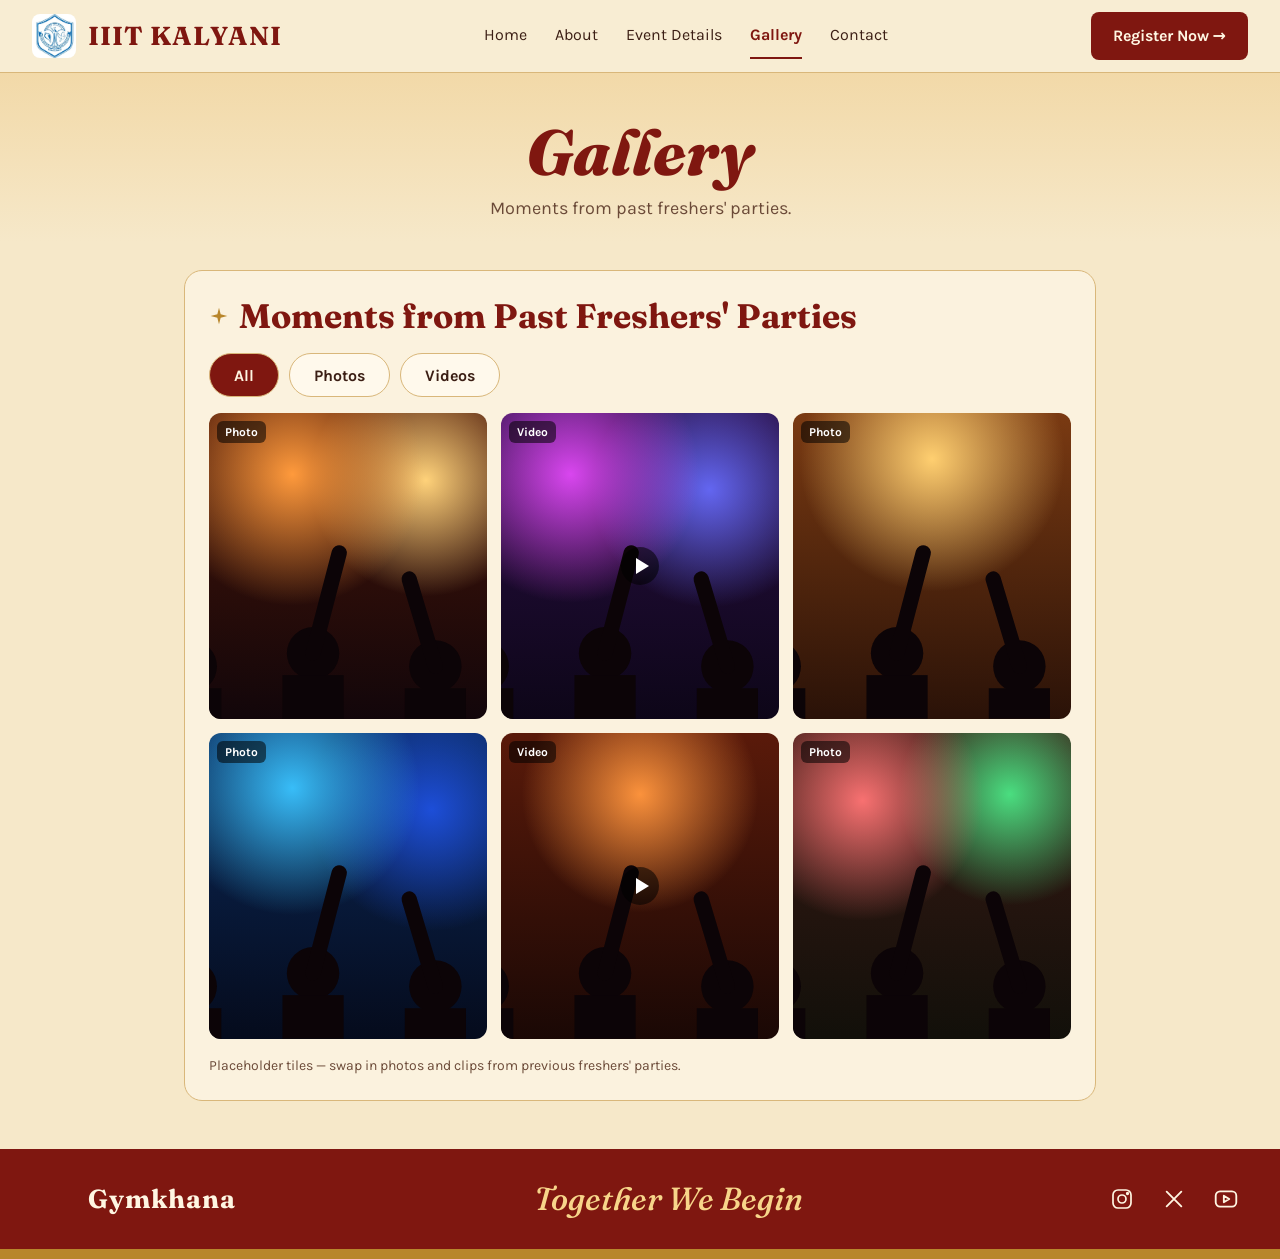
<file: Anukriti/Frontend/frontend/frontend/gallery.html>
<!doctype html>
<html lang="en">
<head>
<meta charset="utf-8">
<meta name="viewport" content="width=device-width, initial-scale=1">
<title>Gallery | Anukriti 2026</title>
<meta name="description" content="Moments from past freshers' parties.">
<link rel="preconnect" href="https://fonts.googleapis.com">
<link rel="preconnect" href="https://fonts.gstatic.com" crossorigin>
<link rel="stylesheet" href="https://fonts.googleapis.com/css2?family=Fraunces:ital,opsz,wght@0,9..144,500;0,9..144,700;1,9..144,500;1,9..144,700;1,9..144,800&family=Karla:wght@400;500;700&display=swap">
<link rel="stylesheet" href="css/styles.css">
</head>
<body>

<!-- SVG sprite: icons reused across the page -->
<svg width="0" height="0" style="position:absolute" aria-hidden="true">
  <defs>
    <symbol id="i-star" viewBox="0 0 24 24"><path d="M12 2 L14 10 L22 12 L14 14 L12 22 L10 14 L2 12 L10 10Z" fill="currentColor"/></symbol>
    <symbol id="i-logo-3" viewBox="0 0 44 44"><defs><clipPath id="logo-rounded-2"><rect x="0" y="0" width="44" height="44" rx="8" ry="8"/></clipPath></defs><image href="images/loogfds.webp" x="0" y="0" width="44" height="44" preserveAspectRatio="xMidYMid meet" clip-path="url(#logo-rounded-2)"/></symbol>
    <symbol id="i-cal" viewBox="0 0 24 24"><g fill="none" stroke="currentColor" stroke-width="1.7" stroke-linecap="round" stroke-linejoin="round"><rect x="3" y="5" width="18" height="16" rx="2"/><path d="M3 10h18M8 3v4M16 3v4"/></g></symbol>
    <symbol id="i-clock" viewBox="0 0 24 24"><g fill="none" stroke="currentColor" stroke-width="1.7" stroke-linecap="round" stroke-linejoin="round"><circle cx="12" cy="12" r="9"/><path d="M12 7v5l3 2"/></g></symbol>
    <symbol id="i-pin" viewBox="0 0 24 24"><g fill="none" stroke="currentColor" stroke-width="1.7" stroke-linecap="round" stroke-linejoin="round"><path d="M12 21s-7-6.2-7-11a7 7 0 0114 0c0 4.8-7 11-7 11z"/><circle cx="12" cy="10" r="2.5"/></g></symbol>
    <symbol id="i-user" viewBox="0 0 24 24"><g fill="none" stroke="currentColor" stroke-width="1.7" stroke-linecap="round" stroke-linejoin="round"><circle cx="12" cy="8" r="4"/><path d="M4 21c0-4 4-6 8-6s8 2 8 6"/></g></symbol>
    <symbol id="i-id" viewBox="0 0 24 24"><g fill="none" stroke="currentColor" stroke-width="1.7" stroke-linecap="round" stroke-linejoin="round"><rect x="3" y="5" width="18" height="14" rx="2"/><circle cx="9" cy="11" r="2"/><path d="M14 10h4M14 14h4M6 16c.5-2 5.5-2 6 0"/></g></symbol>
    <symbol id="i-mail" viewBox="0 0 24 24"><g fill="none" stroke="currentColor" stroke-width="1.7" stroke-linecap="round" stroke-linejoin="round"><rect x="3" y="5" width="18" height="14" rx="2"/><path d="M3 7l9 6 9-6"/></g></symbol>
    <symbol id="i-phone" viewBox="0 0 24 24"><g fill="none" stroke="currentColor" stroke-width="1.7" stroke-linecap="round" stroke-linejoin="round"><path d="M5 4h4l2 5-2.5 1.5a11 11 0 005 5L15 13l5 2v4a2 2 0 01-2 2A16 16 0 013 6a2 2 0 012-2z"/></g></symbol>
    <symbol id="i-insta" viewBox="0 0 24 24"><g fill="none" stroke="currentColor" stroke-width="1.7" stroke-linecap="round" stroke-linejoin="round"><rect x="3" y="3" width="18" height="18" rx="5"/><circle cx="12" cy="12" r="4"/><circle cx="17.5" cy="6.5" r=".8"/></g></symbol>
    <symbol id="i-x" viewBox="0 0 24 24"><g fill="none" stroke="currentColor" stroke-width="2" stroke-linecap="round"><path d="M4 4l16 16M20 4L4 20"/></g></symbol>
    <symbol id="i-yt" viewBox="0 0 24 24"><g fill="none" stroke="currentColor" stroke-width="1.7" stroke-linecap="round" stroke-linejoin="round"><rect x="2.5" y="5" width="19" height="14" rx="4"/><path d="M10 9l5 3-5 3z"/></g></symbol>
    <symbol id="i-quill" viewBox="0 0 24 24"><g fill="none" stroke="currentColor" stroke-width="1.6" stroke-linecap="round" stroke-linejoin="round"><path d="M20 4c-8 0-13 5-13 12l-3 4M7 16c5 0 10-3 13-12M10 13l4-1"/></g></symbol>
    <symbol id="i-badge" viewBox="0 0 24 24"><g fill="none" stroke="currentColor" stroke-width="1.6" stroke-linecap="round" stroke-linejoin="round"><circle cx="12" cy="12" r="8"/><path d="M12 5l2 4 4 1-3 3 1 4-4-2-4 2 1-4-3-3 4-1z"/></g></symbol>
    <symbol id="i-shirt" viewBox="0 0 24 24"><g fill="none" stroke="currentColor" stroke-width="1.5" stroke-linecap="round" stroke-linejoin="round"><path d="M8 3l-5 3 2.5 4L8 9v12h8V9l2.5 1L21 6l-5-3a4 4 0 01-8 0z"/></g></symbol>
    <!-- crowd silhouette, used in photo tiles -->
    <symbol id="crowd" viewBox="0 0 100 70">
      <g fill="currentColor"><circle cx="14" cy="58" r="6"/><rect x="7" y="63" width="14" height="10"/><circle cx="42" cy="55" r="6"/><rect x="35" y="60" width="14" height="14"/><circle cx="70" cy="58" r="6"/><rect x="63" y="63" width="14" height="10"/><circle cx="94" cy="55" r="6"/></g>
      <g stroke="currentColor" stroke-width="3.5" stroke-linecap="round" fill="none"><path d="M14 58 L8 36"/><path d="M42 55 L48 32"/><path d="M70 58 L64 38"/><path d="M94 55 L98 36"/></g>
    </symbol>
    <!-- palm tree -->
    <symbol id="palm" viewBox="-130 -220 260 230" overflow="visible">
      <path d="M0 0 C10 -70 -8 -130 6 -200" stroke="#6b4a2a" stroke-width="9" fill="none" stroke-linecap="round"/>
      <g transform="translate(6 -200)" fill="#3e7a34">
        <path d="M0 0 C40 -30 90 -20 120 20 C80 -2 40 -4 0 0Z"/><path d="M0 0 C-40 -30 -90 -20 -120 20 C-80 -2 -40 -4 0 0Z"/>
        <path d="M0 0 C30 -50 70 -70 105 -50 C70 -50 40 -35 0 0Z"/><path d="M0 0 C-30 -50 -70 -70 -105 -50 C-70 -50 -40 -35 0 0Z"/>
        <path d="M0 0 C10 -50 30 -85 20 -110 C10 -80 0 -50 0 0Z"/>
        <path d="M0 0 C30 10 60 40 70 80 C40 50 20 30 0 0Z"/><path d="M0 0 C-30 10 -60 40 -70 80 C-40 50 -20 30 0 0Z"/>
      </g>
    </symbol>
  </defs>
</svg>

<a class="skip" href="#main">Skip to content</a>

<header class="nav">
  <a class="brand" href="index.html">
    <svg width="44" height="44" aria-hidden="true"><use href="#i-logo-3"/></svg>
    <span>IIIT KALYANI</span>
  </a>
  <nav class="nav__links" aria-label="Main">
    <a href="index.html">Home</a>
    <a href="about.html">About</a>
    <a href="event-details.html">Event Details</a>
    <a href="gallery.html" class="is-active" aria-current="page">Gallery</a>
    <a href="contact.html">Contact</a>
  </nav>
  <a class="btn btn--primary" href="register.html">Register Now →</a>
</header>

<main id="main">
<section class="page-head">
  <h1>Gallery</h1>
  <p>Moments from past freshers' parties.</p>
</section>
<section class="row row--single row--narrow">
  <article id="gallery" class="card">
    <h2 class="card__title card__title--sm"><svg width="20" height="20" aria-hidden="true"><use href="#i-star"/></svg>Moments from Past Freshers' Parties</h2>
    <div class="tabs" role="group" aria-label="Filter gallery">
      <button type="button" class="tab is-active" data-filter="all" aria-pressed="true">All</button>
      <button type="button" class="tab" data-filter="photo" aria-pressed="false">Photos</button>
      <button type="button" class="tab" data-filter="video" aria-pressed="false">Videos</button>
    </div>
    <!-- Replace each .tile background with <img src="img/..."> when you have real photos -->
    <div class="grid" id="grid">
      <div class="tile t1" data-type="photo"><svg viewBox="0 0 100 70" preserveAspectRatio="xMidYMax slice" aria-hidden="true"><use href="#crowd" style="color:#0c0407"/></svg><span class="tag">Photo</span></div>
      <div class="tile t2" data-type="video"><svg viewBox="0 0 100 70" preserveAspectRatio="xMidYMax slice" aria-hidden="true"><use href="#crowd" style="color:#0c0407"/></svg><span class="tag">Video</span><svg class="play" width="40" height="40" viewBox="0 0 40 40" aria-hidden="true"><circle cx="20" cy="20" r="19" fill="rgba(0,0,0,.55)"/><path d="M16 12l13 8-13 8z" fill="#fff"/></svg></div>
      <div class="tile t3" data-type="photo"><svg viewBox="0 0 100 70" preserveAspectRatio="xMidYMax slice" aria-hidden="true"><use href="#crowd" style="color:#0c0407"/></svg><span class="tag">Photo</span></div>
      <div class="tile t4" data-type="photo"><svg viewBox="0 0 100 70" preserveAspectRatio="xMidYMax slice" aria-hidden="true"><use href="#crowd" style="color:#0c0407"/></svg><span class="tag">Photo</span></div>
      <div class="tile t5" data-type="video"><svg viewBox="0 0 100 70" preserveAspectRatio="xMidYMax slice" aria-hidden="true"><use href="#crowd" style="color:#0c0407"/></svg><span class="tag">Video</span><svg class="play" width="40" height="40" viewBox="0 0 40 40" aria-hidden="true"><circle cx="20" cy="20" r="19" fill="rgba(0,0,0,.55)"/><path d="M16 12l13 8-13 8z" fill="#fff"/></svg></div>
      <div class="tile t6" data-type="photo"><svg viewBox="0 0 100 70" preserveAspectRatio="xMidYMax slice" aria-hidden="true"><use href="#crowd" style="color:#0c0407"/></svg><span class="tag">Photo</span></div>
    </div>
    <p class="note">Placeholder tiles — swap in photos and clips from previous freshers' parties.</p>
  </article>
</section>
</main>

<footer class="footer">
  <div class="brand brand--light">
    <svg width="44" height="44" aria-hidden="true"><use href="#i-logo"/></svg>
    <span>Gymkhana</span>
  </div>
  <div class="footer__tag">Together We Begin</div>
  <div class="social">
    <a href="https://www.instagram.com/iitkalyani_freshers" aria-label="Instagram"><svg width="24" height="24" aria-hidden="true"><use href="#i-insta"/></svg></a>
    <a href="#home" aria-label="X"><svg width="22" height="22" aria-hidden="true"><use href="#i-x"/></svg></a>
    <a href="#home" aria-label="YouTube"><svg width="26" height="26" aria-hidden="true"><use href="#i-yt"/></svg></a>
  </div>
</footer>

<script src="js/main.js"></script>
</body>
</html>
</file>
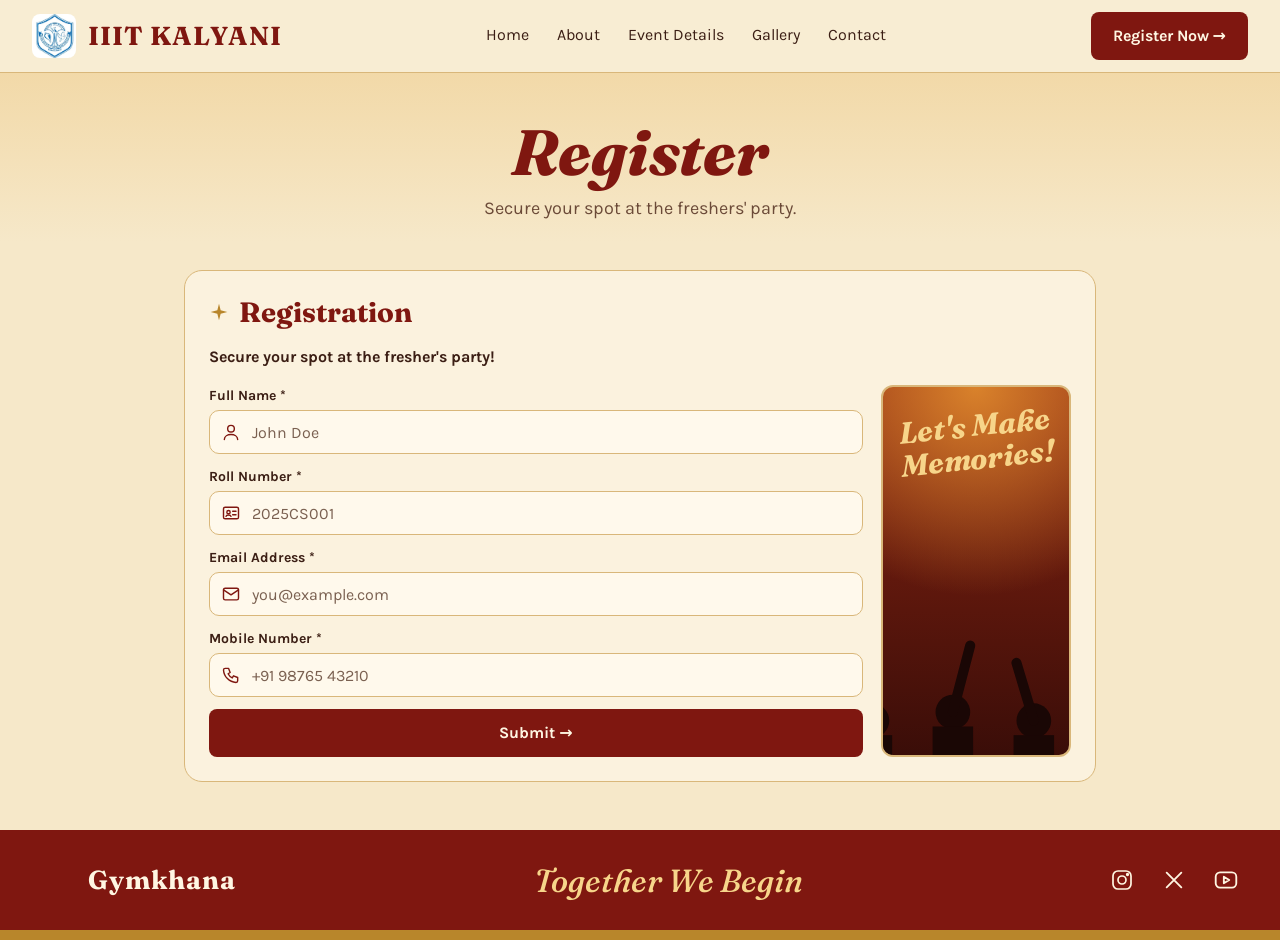
<file: Anukriti/Frontend/frontend/frontend/register.html>
<!doctype html>
<html lang="en">
<head>
<meta charset="utf-8">
<meta name="viewport" content="width=device-width, initial-scale=1">
<title>Register | Anukriti 2026</title>
<meta name="description" content="Register for Anukriti 2026, the freshers' event at IIT Kalyani.">
<link rel="preconnect" href="https://fonts.googleapis.com">
<link rel="preconnect" href="https://fonts.gstatic.com" crossorigin>
<link rel="stylesheet" href="https://fonts.googleapis.com/css2?family=Fraunces:ital,opsz,wght@0,9..144,500;0,9..144,700;1,9..144,500;1,9..144,700;1,9..144,800&family=Karla:wght@400;500;700&display=swap">
<link rel="stylesheet" href="css/styles.css">
</head>
<body>

<!-- SVG sprite: icons reused across the page -->
<svg width="0" height="0" style="position:absolute" aria-hidden="true">
  <defs>
    <symbol id="i-star" viewBox="0 0 24 24"><path d="M12 2 L14 10 L22 12 L14 14 L12 22 L10 14 L2 12 L10 10Z" fill="currentColor"/></symbol>
    <symbol id="i-logo-3" viewBox="0 0 44 44"><defs><clipPath id="logo-rounded-2"><rect x="0" y="0" width="44" height="44" rx="8" ry="8"/></clipPath></defs><image href="images/loogfds.webp" x="0" y="0" width="44" height="44" preserveAspectRatio="xMidYMid meet" clip-path="url(#logo-rounded-2)"/></symbol>
    <symbol id="i-cal" viewBox="0 0 24 24"><g fill="none" stroke="currentColor" stroke-width="1.7" stroke-linecap="round" stroke-linejoin="round"><rect x="3" y="5" width="18" height="16" rx="2"/><path d="M3 10h18M8 3v4M16 3v4"/></g></symbol>
    <symbol id="i-clock" viewBox="0 0 24 24"><g fill="none" stroke="currentColor" stroke-width="1.7" stroke-linecap="round" stroke-linejoin="round"><circle cx="12" cy="12" r="9"/><path d="M12 7v5l3 2"/></g></symbol>
    <symbol id="i-pin" viewBox="0 0 24 24"><g fill="none" stroke="currentColor" stroke-width="1.7" stroke-linecap="round" stroke-linejoin="round"><path d="M12 21s-7-6.2-7-11a7 7 0 0114 0c0 4.8-7 11-7 11z"/><circle cx="12" cy="10" r="2.5"/></g></symbol>
    <symbol id="i-user" viewBox="0 0 24 24"><g fill="none" stroke="currentColor" stroke-width="1.7" stroke-linecap="round" stroke-linejoin="round"><circle cx="12" cy="8" r="4"/><path d="M4 21c0-4 4-6 8-6s8 2 8 6"/></g></symbol>
    <symbol id="i-id" viewBox="0 0 24 24"><g fill="none" stroke="currentColor" stroke-width="1.7" stroke-linecap="round" stroke-linejoin="round"><rect x="3" y="5" width="18" height="14" rx="2"/><circle cx="9" cy="11" r="2"/><path d="M14 10h4M14 14h4M6 16c.5-2 5.5-2 6 0"/></g></symbol>
    <symbol id="i-mail" viewBox="0 0 24 24"><g fill="none" stroke="currentColor" stroke-width="1.7" stroke-linecap="round" stroke-linejoin="round"><rect x="3" y="5" width="18" height="14" rx="2"/><path d="M3 7l9 6 9-6"/></g></symbol>
    <symbol id="i-phone" viewBox="0 0 24 24"><g fill="none" stroke="currentColor" stroke-width="1.7" stroke-linecap="round" stroke-linejoin="round"><path d="M5 4h4l2 5-2.5 1.5a11 11 0 005 5L15 13l5 2v4a2 2 0 01-2 2A16 16 0 013 6a2 2 0 012-2z"/></g></symbol>
    <symbol id="i-insta" viewBox="0 0 24 24"><g fill="none" stroke="currentColor" stroke-width="1.7" stroke-linecap="round" stroke-linejoin="round"><rect x="3" y="3" width="18" height="18" rx="5"/><circle cx="12" cy="12" r="4"/><circle cx="17.5" cy="6.5" r=".8"/></g></symbol>
    <symbol id="i-x" viewBox="0 0 24 24"><g fill="none" stroke="currentColor" stroke-width="2" stroke-linecap="round"><path d="M4 4l16 16M20 4L4 20"/></g></symbol>
    <symbol id="i-yt" viewBox="0 0 24 24"><g fill="none" stroke="currentColor" stroke-width="1.7" stroke-linecap="round" stroke-linejoin="round"><rect x="2.5" y="5" width="19" height="14" rx="4"/><path d="M10 9l5 3-5 3z"/></g></symbol>
    <symbol id="i-quill" viewBox="0 0 24 24"><g fill="none" stroke="currentColor" stroke-width="1.6" stroke-linecap="round" stroke-linejoin="round"><path d="M20 4c-8 0-13 5-13 12l-3 4M7 16c5 0 10-3 13-12M10 13l4-1"/></g></symbol>
    <symbol id="i-badge" viewBox="0 0 24 24"><g fill="none" stroke="currentColor" stroke-width="1.6" stroke-linecap="round" stroke-linejoin="round"><circle cx="12" cy="12" r="8"/><path d="M12 5l2 4 4 1-3 3 1 4-4-2-4 2 1-4-3-3 4-1z"/></g></symbol>
    <symbol id="i-shirt" viewBox="0 0 24 24"><g fill="none" stroke="currentColor" stroke-width="1.5" stroke-linecap="round" stroke-linejoin="round"><path d="M8 3l-5 3 2.5 4L8 9v12h8V9l2.5 1L21 6l-5-3a4 4 0 01-8 0z"/></g></symbol>
    <!-- crowd silhouette, used in photo tiles -->
    <symbol id="crowd" viewBox="0 0 100 70">
      <g fill="currentColor"><circle cx="14" cy="58" r="6"/><rect x="7" y="63" width="14" height="10"/><circle cx="42" cy="55" r="6"/><rect x="35" y="60" width="14" height="14"/><circle cx="70" cy="58" r="6"/><rect x="63" y="63" width="14" height="10"/><circle cx="94" cy="55" r="6"/></g>
      <g stroke="currentColor" stroke-width="3.5" stroke-linecap="round" fill="none"><path d="M14 58 L8 36"/><path d="M42 55 L48 32"/><path d="M70 58 L64 38"/><path d="M94 55 L98 36"/></g>
    </symbol>
    <!-- palm tree -->
    <symbol id="palm" viewBox="-130 -220 260 230" overflow="visible">
      <path d="M0 0 C10 -70 -8 -130 6 -200" stroke="#6b4a2a" stroke-width="9" fill="none" stroke-linecap="round"/>
      <g transform="translate(6 -200)" fill="#3e7a34">
        <path d="M0 0 C40 -30 90 -20 120 20 C80 -2 40 -4 0 0Z"/><path d="M0 0 C-40 -30 -90 -20 -120 20 C-80 -2 -40 -4 0 0Z"/>
        <path d="M0 0 C30 -50 70 -70 105 -50 C70 -50 40 -35 0 0Z"/><path d="M0 0 C-30 -50 -70 -70 -105 -50 C-70 -50 -40 -35 0 0Z"/>
        <path d="M0 0 C10 -50 30 -85 20 -110 C10 -80 0 -50 0 0Z"/>
        <path d="M0 0 C30 10 60 40 70 80 C40 50 20 30 0 0Z"/><path d="M0 0 C-30 10 -60 40 -70 80 C-40 50 -20 30 0 0Z"/>
      </g>
    </symbol>
  </defs>
</svg>

<a class="skip" href="#main">Skip to content</a>

<header class="nav">
  <a class="brand" href="index.html">
    <svg width="44" height="44" aria-hidden="true"><use href="#i-logo-3"/></svg>
    <span>IIIT KALYANI</span>
  </a>
  <nav class="nav__links" aria-label="Main">
    <a href="index.html">Home</a>
    <a href="about.html">About</a>
    <a href="event-details.html">Event Details</a>
    <a href="gallery.html">Gallery</a>
    <a href="contact.html">Contact</a>
  </nav>
  <a class="btn btn--primary" href="register.html">Register Now →</a>
</header>

<main id="main">
<section class="page-head">
  <h1>Register</h1>
  <p>Secure your spot at the freshers' party.</p>
</section>
<section class="row row--single row--narrow">
  <article id="register" class="card">
    <h2 class="card__title card__title--sm"><svg width="20" height="20" aria-hidden="true"><use href="#i-star"/></svg>Registration</h2>
    <p class="lead">Secure your spot at the fresher's party!</p>
    <div class="reg">
      <form id="reg-form" class="form" novalidate>
        <label>Full Name *
          <span class="field"><svg width="20" height="20" aria-hidden="true"><use href="#i-user"/></svg>
          <input name="name" type="text" placeholder="John Doe" autocomplete="name" required></span>
        </label>
        <label>Roll Number *
          <span class="field"><svg width="20" height="20" aria-hidden="true"><use href="#i-id"/></svg>
          <input name="roll" type="text" placeholder="2025CS001" required></span>
        </label>
        <label>Email Address *
          <span class="field"><svg width="20" height="20" aria-hidden="true"><use href="#i-mail"/></svg>
          <input name="email" type="email" placeholder="you@example.com" autocomplete="email" required></span>
        </label>
        <label>Mobile Number *
          <span class="field"><svg width="20" height="20" aria-hidden="true"><use href="#i-phone"/></svg>
          <input name="mobile" type="tel" placeholder="+91 98765 43210" autocomplete="tel" required></span>
        </label>
        <p id="reg-error" class="form__error" role="alert" hidden>Please fill in all four fields with a valid email.</p>
        <button type="submit" class="btn btn--primary btn--block">Submit →</button>
      </form>
      <div id="reg-done" class="done" role="status" hidden>
        <div class="done__title">You're in, <span id="reg-first">friend</span>!</div>
        <div>Your spot is saved. See you at Anukriti.</div>
      </div>

      <div class="poster" aria-hidden="true">
        <div class="poster__text">Let's Make<br>Memories!</div>
        <svg viewBox="0 0 100 70" preserveAspectRatio="xMidYMax slice"><use href="#crowd" style="color:#1a0705"/></svg>
      </div>
    </div>
  </article>
</section>
</main>

<footer class="footer">
  <div class="brand brand--light">
    <svg width="44" height="44" aria-hidden="true"><use href="#i-logo"/></svg>
    <span>Gymkhana</span>
  </div>
  <div class="footer__tag">Together We Begin</div>
  <div class="social">
    <a href="https://www.instagram.com/iitkalyani_freshers" aria-label="Instagram"><svg width="24" height="24" aria-hidden="true"><use href="#i-insta"/></svg></a>
    <a href="#home" aria-label="X"><svg width="22" height="22" aria-hidden="true"><use href="#i-x"/></svg></a>
    <a href="#home" aria-label="YouTube"><svg width="26" height="26" aria-hidden="true"><use href="#i-yt"/></svg></a>
  </div>
</footer>

<script src="js/main.js"></script>
</body>
</html>
</file>
<file: Anukriti/Frontend/frontend/frontend/css/styles.css>
/* Anukriti 2026 – styles
   Change --accent to re-colour the whole page. */
:root{
  --accent:#7F1710;
  --gold:#B8862B;
  --bg:#F6E8C9;
  --card:#FBF2DE;
  --field:#FFF9EC;
  --line:#D9B77A;
  --ink:#3B1E14;
  --muted:#6B4A38;
  --serif:'Fraunces',Georgia,serif;
  --sans:'Karla',system-ui,sans-serif;
}
*{box-sizing:border-box}
html{scroll-behavior:smooth;scroll-padding-top:84px}
body{margin:0;background:var(--bg);color:var(--ink);font:16px/1.5 var(--sans)}
a{color:var(--accent)}
a:hover{color:#4d0d08}
h1,h2,h3,p,dl,dd,ul{margin:0}
ul{padding:0;list-style:none}
svg{flex:none}
.skip{position:absolute;left:-999px;top:0;background:#fff;padding:8px 12px;z-index:100}
.skip:focus{left:8px;top:8px}
:focus-visible{outline:3px solid #E0A63A;outline-offset:2px}

/* ---------- buttons ---------- */
.btn{display:inline-flex;align-items:center;justify-content:center;min-height:44px;padding:12px 22px;border:0;border-radius:8px;font:inherit;font-weight:700;text-decoration:none;cursor:pointer}
.btn--primary{background:var(--accent);color:#FFF6E2}
.btn--primary:hover{background:#5f100b;color:#FFF6E2}
.btn--block{width:100%}

/* ---------- brand ---------- */
.brand{display:inline-flex;align-items:center;gap:12px;text-decoration:none;color:var(--accent);font:700 26px var(--serif);letter-spacing:1px}
.brand--center{font-size:24px}
.brand--light{color:#FFF6E2}

/* ---------- nav ---------- */
.nav{position:sticky;top:0;z-index:20;display:flex;flex-wrap:wrap;align-items:center;justify-content:space-between;gap:16px;padding:12px 32px;background:#F8EDD3;border-bottom:1px solid var(--line)}
.nav__links{display:flex;flex-wrap:wrap;gap:8px 28px}
.nav__links a{padding:10px 0;color:var(--ink);text-decoration:none;border-bottom:2px solid transparent}
.nav__links a:hover{color:var(--accent)}
.nav__links a.is-active{color:var(--accent);font-weight:700;border-bottom-color:var(--accent)}

/* ---------- hero ---------- */
.hero{position:relative;overflow:hidden;min-height:620px;display:flex;justify-content:center;align-items:center;padding:48px 24px 76px;background:linear-gradient(180deg,#F2D9A8 0%,#F8EBCF 62%,var(--bg) 100%)}
.scene{position:absolute;bottom:0;width:460px;height:600px}
.scene--left{left:0}
.scene--right{right:0}
.hero__inner{position:relative;z-index:2;text-align:center;max-width:760px;color:var(--accent)}
.hero__presents {
  margin-top: 14px;
  display: flex;
  flex-direction: column;
  align-items: center;
  gap: 8px;
  font: 700 28px/1.2 var(--serif);
}
.hero__presents {
  width: max-content;
  max-width: 100%;
  margin-left: auto;
  margin-right: auto;
}

.hero__club ,
.hero__gymkhana-row {
  display: flex;
  align-items: center;
  justify-content: center;
  gap: 10px;
}

.hero__club svg,
.hero__gymkhana-row svg {
  display: block;
  width: 44px;
  height: 44px;
  flex: 0 0 44px;
}

.hero__club span,
.hero__gymkhana {
  display: block;
  line-height: 1.2;
  text-align:left
}
.hero__year{margin-top:18px;padding-left:12%;text-align:left;font:italic 500 56px/1 var(--serif)}
.hero__title{margin-top:-8px;font:italic 800 clamp(76px,13vw,168px)/1 var(--serif);letter-spacing:-3px;text-shadow:0 3px 0 rgba(184,134,43,.45)}
.hero__sub{font:italic 500 clamp(26px,3.4vw,40px) var(--serif)}
.divider{margin-top:18px}
.hero__tag{margin-top:10px;font:700 22px/1.35 var(--serif)}
.hero__edge{position:absolute;left:0;bottom:-1px;width:100%;height:24px}

.facts{display:flex;flex-wrap:wrap;justify-content:center;gap:14px 0;margin-top:30px}
.facts li{display:flex;align-items:center;gap:12px;padding:0 28px;text-align:left}
.facts li + li{border-left:1px solid rgba(127,23,16,.35)}
.facts b{display:block}
.facts span{display:block}

/* ---------- layout rows & cards ---------- */
.row{display:flex;flex-wrap:wrap;gap:24px;align-items:stretch;width:100%;max-width:1280px;margin:0 auto;padding:0 24px}
.row--top{padding-top:36px}
.row--bottom{padding-top:24px;padding-bottom:48px}
.card{flex:1 1 400px;min-width:0;display:flex;flex-direction:column;gap:16px;padding:24px;background:var(--card);border:1px solid var(--line);border-radius:18px}
.row--top .card{padding:28px;gap:20px}
.row--top .card:first-child{flex-basis:520px}
.row--top .card:last-child{flex-basis:440px}
.card__title{display:flex;align-items:center;gap:10px;font:700 34px var(--serif);color:var(--accent)}
.card__title svg{color:var(--gold)}
.card__title--md{font-size:30px}
.card__title--sm{font-size:26px}
.card__title--xs{font-size:24px}
#register .card__title{font-size:28px}

/* about */
.about__top{display:flex;flex-wrap:wrap;gap:20px;align-items:center}
.about__text{flex:1 1 260px;font-size:18px;line-height:1.65}
.about__photo{flex:0 1 230px;min-width:200px;height:130px;position:relative;overflow:hidden;border:2px solid var(--line);border-radius:12px;background:radial-gradient(circle at 25% 15%,#ff9a3c 0,transparent 40%),radial-gradient(circle at 75% 20%,#ffd27a 0,transparent 35%),linear-gradient(#4a1608,#12060a)}
.about__photo svg{position:absolute;inset:0;width:100%;height:100%}
.pillars{display:flex;flex-wrap:wrap;row-gap:16px;padding:18px 8px;background:#F6E6C2;border-radius:12px}
.pillars li{flex:1 1 140px;display:flex;flex-direction:column;align-items:center;gap:6px;text-align:center;color:var(--accent)}
.pillars li + li{border-left:1px solid var(--line)}
.pillars span{color:var(--muted)}
.quote{margin:0;padding:18px 24px;text-align:center;border-radius:10px;background:linear-gradient(90deg,#F3DDB0,#F8EBCF 50%,#F3DDB0)}
.quote p{font:italic 20px var(--serif);color:var(--accent)}
.quote footer{margin-top:4px;font-size:14px;color:var(--muted)}

/* details */
.facts--card{justify-content:flex-start;gap:12px 0;margin:0;padding-bottom:20px;border-bottom:1px solid var(--line);color:var(--accent)}
.facts--card li{flex:1 1 130px;padding:0;gap:10px;border:0!important}
.facts--card b{color:var(--ink)}
.facts--card span{color:var(--muted)}
.details__cols{display:flex;flex-wrap:wrap;gap:24px}
.schedule{flex:1.4 1 260px;min-width:0}
.schedule h3,.dress h3{margin-bottom:8px;font:700 22px var(--serif);color:var(--accent)}
.schedule dl div{display:flex;justify-content:space-between;gap:12px;padding:12px 0;border-bottom:1px solid #E3CB98}
.schedule dl div:last-child{border:0}
.schedule dt{font-weight:700}
.schedule dd{text-align:right}
.dress{flex:1 1 190px;min-width:0;display:flex;flex-direction:column;align-items:center;gap:10px;padding-left:20px;text-align:center;border-left:1px solid var(--line);color:var(--accent)}
.dress h3{margin:0}
.dress b{color:var(--ink)}
.dress small{font-size:14px;color:var(--muted)}

/* registration */
.lead{font-weight:700}
.reg{display:flex;flex-wrap:wrap;gap:18px;flex:1}
.form,.done{flex:1 1 230px;min-width:0}
.form{display:flex;flex-direction:column;gap:12px}
.form label{display:flex;flex-direction:column;gap:4px;font-size:14px;font-weight:700}
.field{position:relative;display:block}
.field svg{position:absolute;left:12px;top:12px;color:var(--accent)}
.field input{width:100%;min-height:44px;padding:10px 12px 10px 42px;border:1px solid var(--line);border-radius:10px;background:var(--field);font:400 16px var(--sans);color:var(--ink)}
.field input::placeholder{color:#7a6050}
.field input.is-bad{border-color:#9B1C1C}
.form__error{font-size:14px;font-weight:700;color:#9B1C1C}
.done{display:flex;flex-direction:column;gap:8px;align-self:flex-start;padding:24px;text-align:center;background:#F3DDB0;border:1px solid var(--line);border-radius:12px}
.done__title{font:700 26px var(--serif);color:var(--accent)}
[hidden]{display:none!important}
.poster{flex:0 1 190px;min-width:170px;min-height:280px;position:relative;overflow:hidden;border:2px solid var(--line);border-radius:12px;background:radial-gradient(circle at 50% 0,#d9822b 0,transparent 55%),linear-gradient(#8a2412,#3a0d08)}
.poster__text{position:relative;z-index:1;padding:22px 14px;text-align:center;transform:rotate(-6deg);font:italic 700 30px/1.1 var(--serif);color:#F7D58A}
.poster svg{position:absolute;left:0;right:0;bottom:0;width:100%;height:55%}

/* gallery */
.tabs{display:flex;flex-wrap:wrap;gap:10px}
.tab{min-height:44px;padding:8px 24px;border:1px solid var(--line);border-radius:999px;background:var(--field);color:var(--ink);font:700 16px var(--sans);cursor:pointer}
.tab.is-active{background:var(--accent);color:#FFF6E2}
.grid{display:grid;grid-template-columns:repeat(3,minmax(0,1fr));gap:10px}
.tile{position:relative;overflow:hidden;aspect-ratio:1/1.1;border-radius:12px}
.tile > svg:first-child{position:absolute;inset:0;width:100%;height:100%;color:#0c0407}
.tile .tag{position:absolute;left:8px;top:8px;padding:2px 8px;border-radius:6px;background:rgba(0,0,0,.55);color:#fff;font-size:12px;font-weight:700}
.tile .play{position:absolute;left:calc(50% - 20px);top:calc(50% - 20px)}
.t1{background:radial-gradient(circle at 30% 20%,#ff9a3c 0,transparent 42%),radial-gradient(circle at 78% 22%,#ffd27a 0,transparent 36%),linear-gradient(#4a1608,#12060a)}
.t2{background:radial-gradient(circle at 25% 20%,#d946ef 0,transparent 40%),radial-gradient(circle at 75% 25%,#6366f1 0,transparent 38%),linear-gradient(#2a0f45,#0d0618)}
.t3{background:radial-gradient(circle at 50% 15%,#ffcf70 0,transparent 45%),linear-gradient(#7a3a12,#2a1208)}
.t4{background:radial-gradient(circle at 30% 18%,#38bdf8 0,transparent 40%),radial-gradient(circle at 80% 25%,#1d4ed8 0,transparent 38%),linear-gradient(#0b2a5c,#050b1c)}
.t5{background:radial-gradient(circle at 50% 20%,#fb923c 0,transparent 42%),linear-gradient(#5a1a0a,#1a0805)}
.t6{background:radial-gradient(circle at 25% 22%,#f87171 0,transparent 38%),radial-gradient(circle at 78% 20%,#4ade80 0,transparent 34%),linear-gradient(#3a1a14,#12100a)}
.note{font-size:14px;color:var(--muted)}

/* faq + contact */
.faq{display:flex;flex-direction:column;gap:10px}
.faq__item{background:var(--field);border:1px solid var(--line);border-radius:10px}
.faq__q{display:flex;align-items:center;justify-content:space-between;gap:12px;width:100%;min-height:44px;padding:8px 14px;border:0;background:none;font:400 16px var(--sans);color:var(--ink);text-align:left;cursor:pointer}
.faq__q i{font-size:22px;font-style:normal;line-height:1;color:var(--accent)}
.faq__a{padding:0 14px 14px;color:var(--muted)}
.contact{display:flex;flex-direction:column;gap:10px;margin-top:10px}
.contact h3{font:700 20px var(--serif);color:var(--accent)}
.contact__row{display:flex;align-items:flex-start;gap:12px}
.contact__row svg{margin-top:2px;color:var(--accent)}
.contact__row b{display:block}
.contact__row a{color:var(--ink)}

/* footer */
.footer{display:flex;flex-wrap:wrap;align-items:center;justify-content:space-between;gap:20px;padding:28px 32px;background:var(--accent);color:#FFF6E2;border-bottom:10px solid var(--gold)}
.footer__tag{font:italic 500 32px var(--serif);color:#F7D58A}
.social{display:flex;gap:8px}
.social a{display:inline-flex;align-items:center;justify-content:center;width:44px;height:44px;color:#FFF6E2}

/* ---------- responsive ---------- */
@media (max-width:900px){
  .scene{display:none}
  .hero__year{padding-left:0;text-align:center}
}
@media (max-width:640px){
  .nav{padding:12px 16px}
  .row{padding-left:16px;padding-right:16px}
  .card__title{font-size:28px}
  .facts li{padding:0 14px}
  .dress{padding-left:0;border-left:0}
  .footer{justify-content:center;text-align:center}
}

/* ---------- inner pages ---------- */
.page-head{padding:44px 24px 20px;text-align:center;background:linear-gradient(180deg,#F2D9A8 0%,var(--bg) 100%)}
.page-head h1{font:italic 800 clamp(40px,6vw,64px)/1.1 var(--serif);color:var(--accent)}
.page-head p{margin-top:8px;font-size:18px;color:var(--muted)}
.row--single{padding-top:28px;padding-bottom:48px}
.row--narrow{max-width:960px}
.row--single .card{flex:1 1 100%}
.row--single:not(.row--narrow) .card{flex:1 1 420px}
.row--single .card__title{font-size:34px}
.row--single .grid{gap:14px}

/* home call-to-action */
.cta{flex:1 1 100%;display:flex;flex-direction:column;align-items:center;gap:12px;padding:36px 24px;text-align:center;color:#FFF6E2;border-radius:18px;background:linear-gradient(135deg,#8a2412,var(--accent))}
.cta h2{font:italic 700 36px var(--serif);color:#F7D58A}
.cta__btns{display:flex;flex-wrap:wrap;justify-content:center;gap:12px;margin-top:8px}
.cta .btn--primary{background:#F7D58A;color:#4d0d08}
.cta .btn--primary:hover{background:#fff0c4;color:#4d0d08}
.btn--ghost{border:1.5px solid #F7D58A;color:#F7D58A;background:transparent}
.btn--ghost:hover{background:rgba(247,213,138,.15);color:#fff}
</file>
